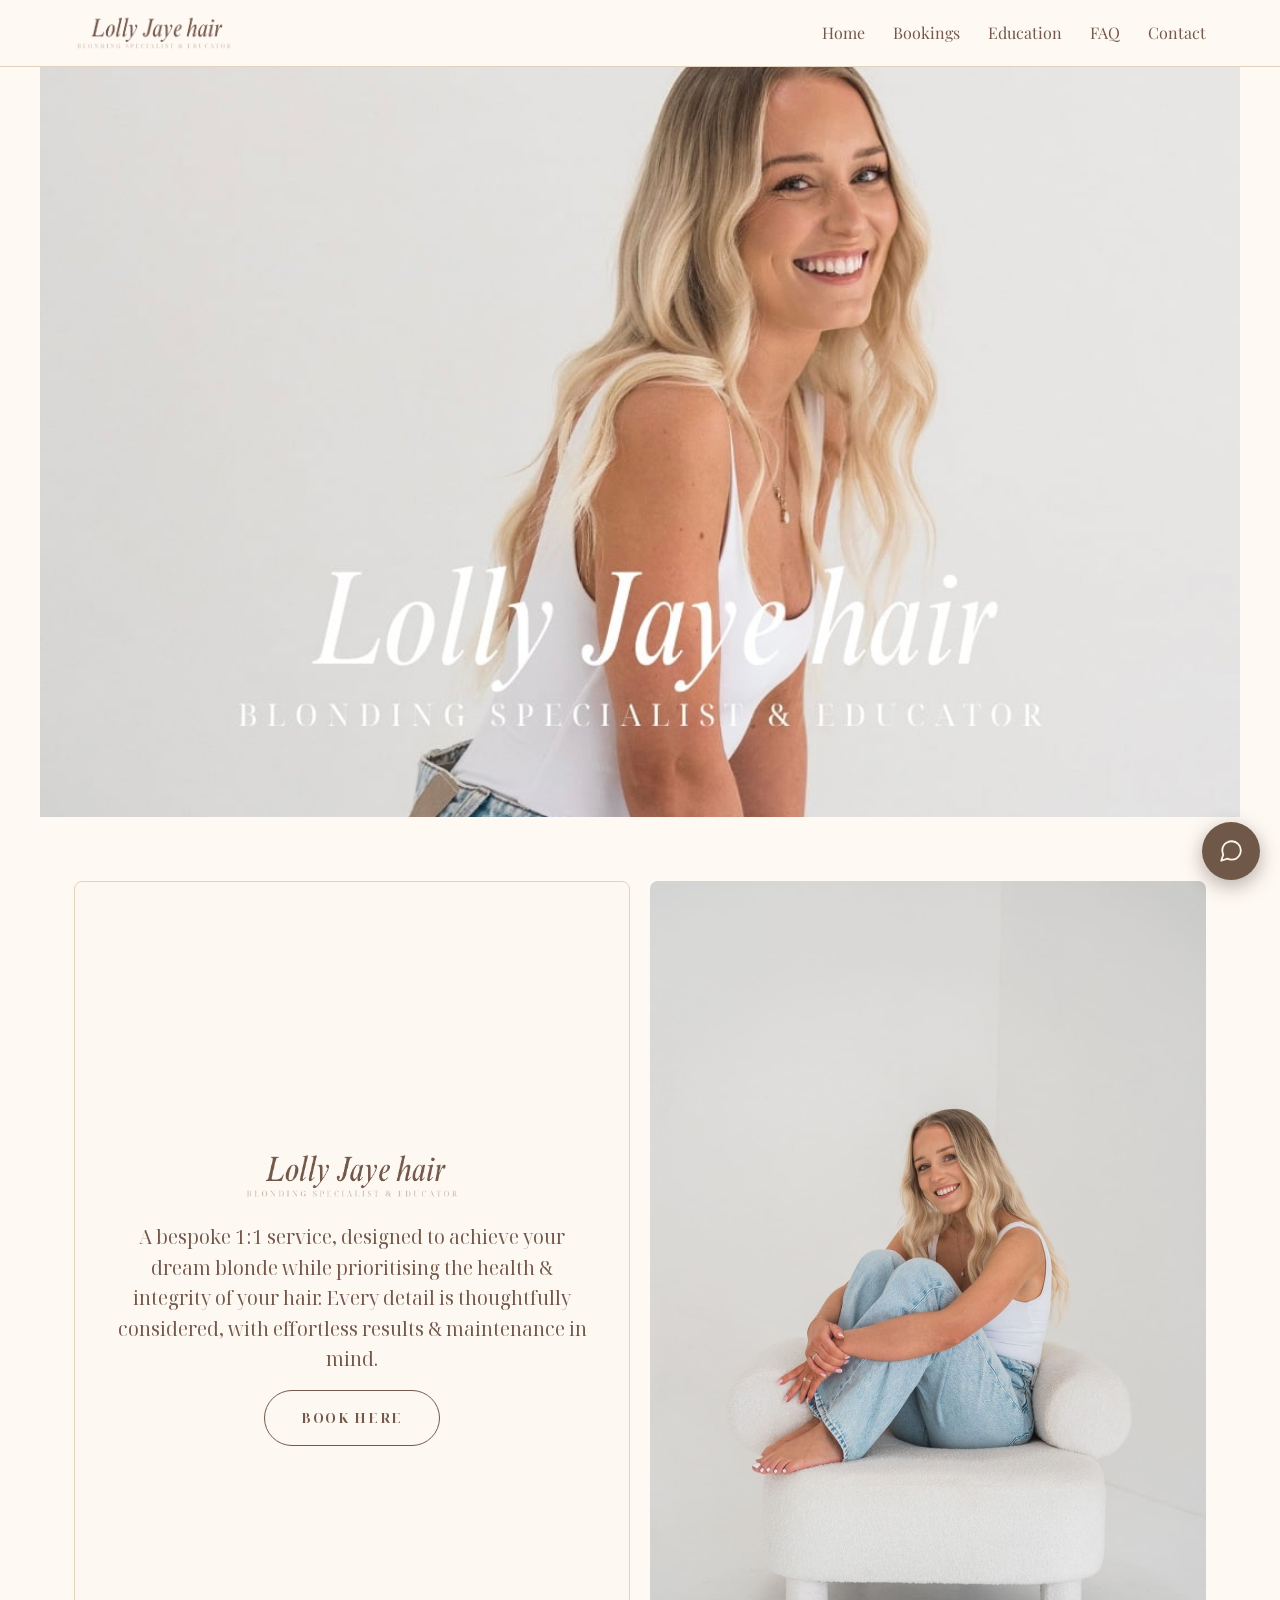
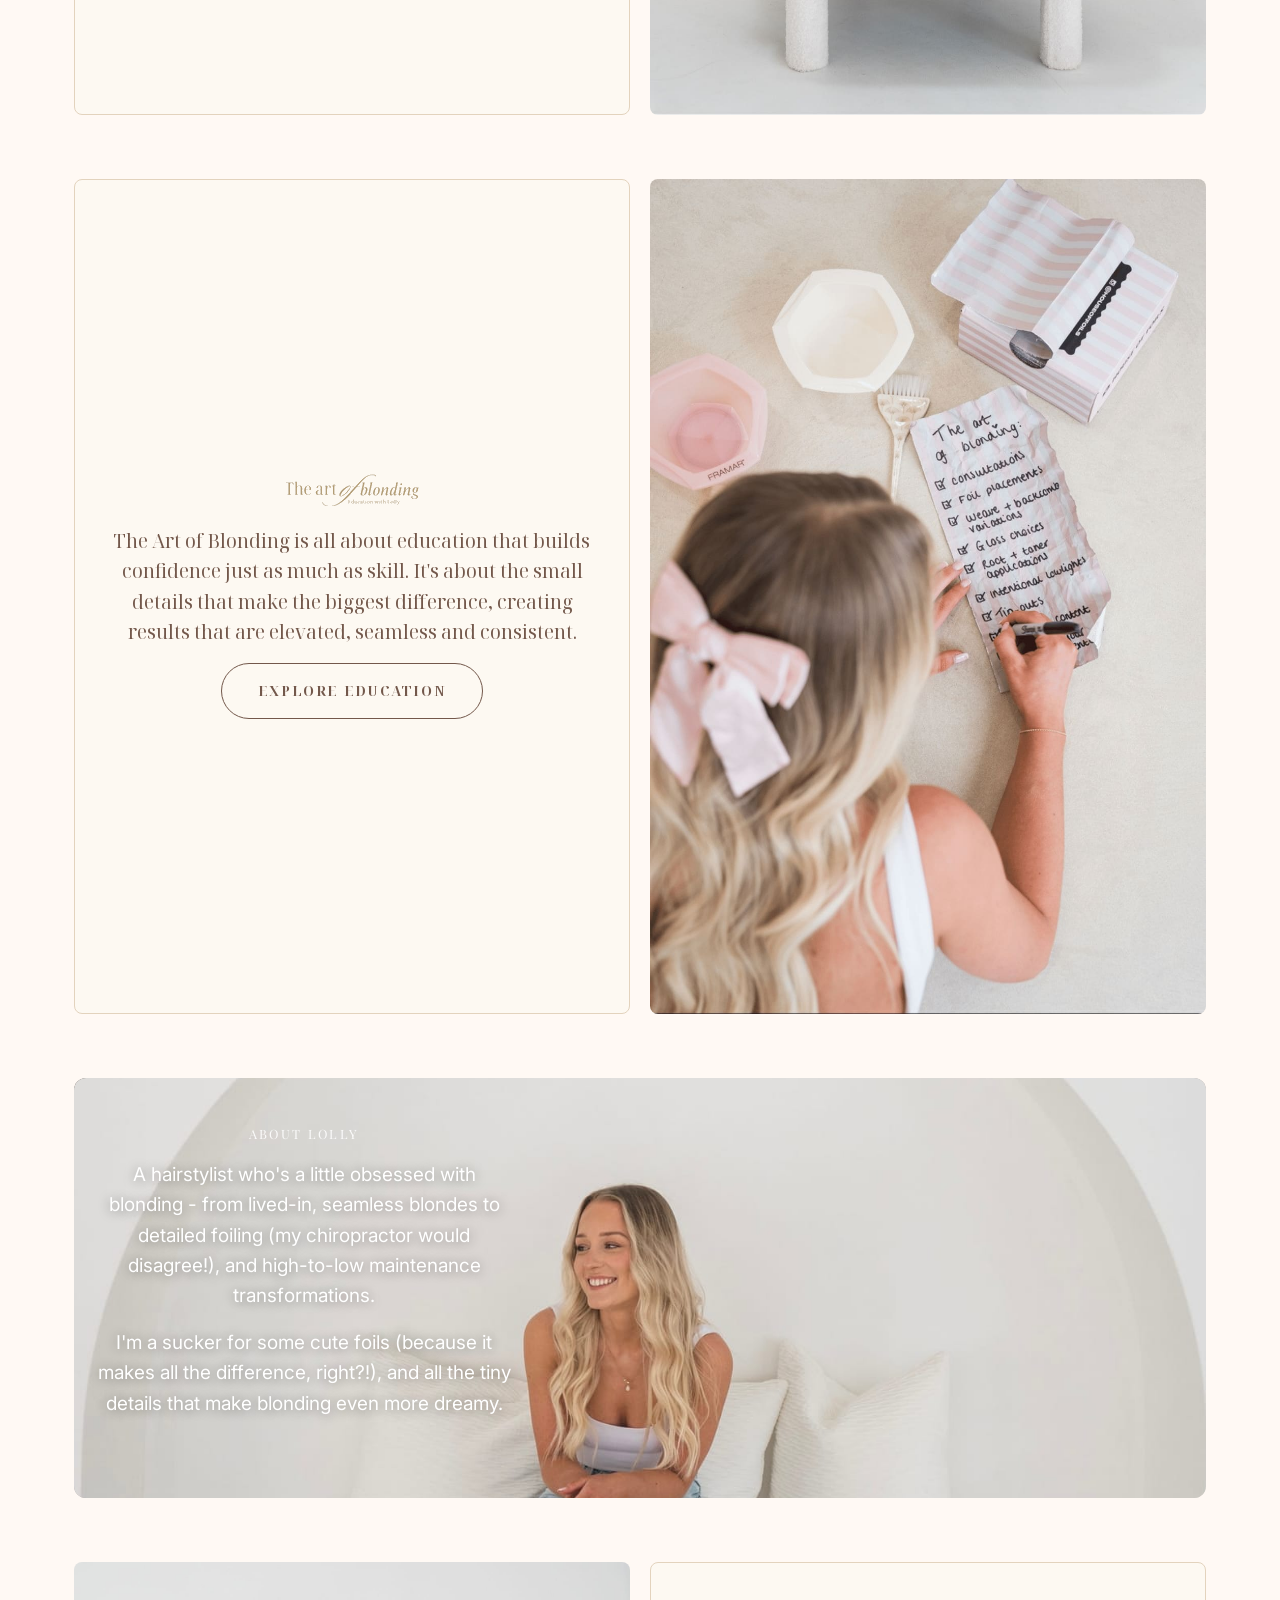
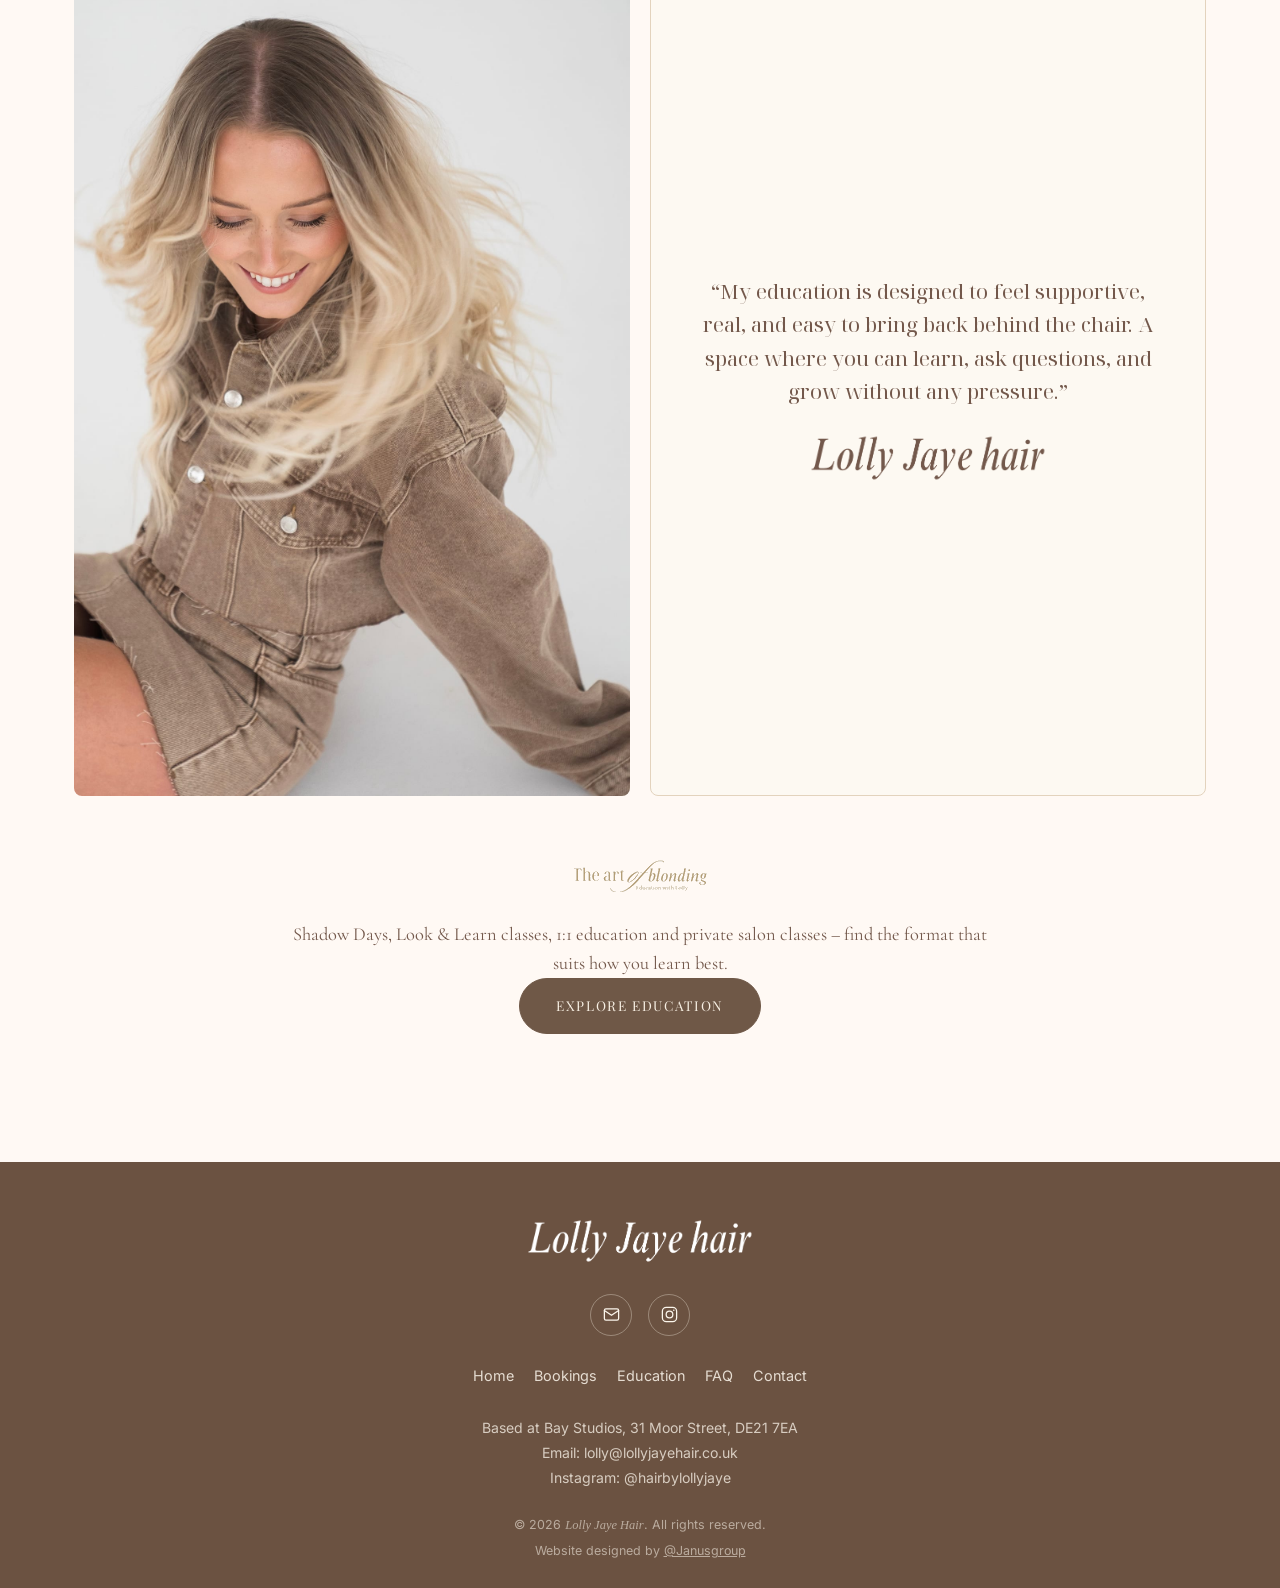
<file: index.html>
<!doctype html>
<html lang="en">
<head>
<meta charset="UTF-8">
<meta name="viewport" content="width=device-width, initial-scale=1.0">
<title>Lolly Jaye Hair | Blonding Specialist &amp; Educator</title>
<meta name="description" content="Lolly Jaye Hair – bespoke 1:1 blonding in Derby, and The Art of Blonding education for stylists: Shadow Days, Look &amp; Learn classes, 1:1 education and private salon classes.">
<link rel="stylesheet" href="css/style.css">
</head>
<body class="bg-education">

<header class="site-header">
  <div class="wrap">
    <a href="index.html" class="site-logo"><img src="images/logo-main.png" alt="Lolly Jaye Hair – Blonding Specialist &amp; Educator"></a>
    <button class="nav-toggle" aria-label="Toggle menu" aria-expanded="false"><span></span><span></span><span></span></button>
    <nav class="site-nav">
      <a href="index.html">Home</a>
      <a href="booking.html">Bookings</a>
      <a href="education.html">Education</a>
      <a href="faq.html">FAQ</a>
      <a href="contact.html">Contact</a>
    </nav>
  </div>
</header>

<main>

  <!-- Hero -->
  <section class="hero home-hero">
    <img src="images/hero-home.jpg" alt="Lolly Jaye hair – Blonding Specialist &amp; Educator">
  </section>

  <!-- Bespoke 1:1 service -->
  <section class="section">
    <div class="wrap">
      <div class="split">
        <div class="info-card">
          <img src="images/logo-main.png" alt="Lolly Jaye Hair" style="max-width:220px;margin:0 auto 20px;">
          <p>A bespoke 1:1 service, designed to achieve your dream blonde while prioritising the health &amp; integrity of your hair. Every detail is thoughtfully considered, with effortless results &amp; maintenance in mind.</p>
          <a href="booking.html" class="btn btn-outline">Book Here</a>
        </div>
        <img src="images/home-bespoke.jpg" alt="Lolly relaxed and smiling in the studio">
      </div>
    </div>
  </section>

  <!-- Art of blonding intro -->
  <section class="section" style="padding-top:0;">
    <div class="wrap">
      <div class="split reverse">
        <img src="images/home-artofblonding.jpg" alt="Writing out the art of blonding technique checklist">
        <div class="info-card">
          <img src="images/logo-education.png" alt="The Art of Blonding – Education with Lolly" style="max-width:200px;margin-bottom:20px;">
          <p>The Art of Blonding is all about education that builds confidence just as much as skill. It's about the small details that make the biggest difference, creating results that are elevated, seamless and consistent.</p>
          <a href="education.html" class="btn btn-outline">Explore Education</a>
        </div>
      </div>
    </div>
  </section>

  <!-- About Lolly banner -->
  <section class="section" style="padding-top:0;">
    <div class="wrap">
      <div class="banner-photo">
        <img src="images/about-banner.jpg" alt="About Lolly">
        <div class="banner-content">
          <span class="eyebrow">About Lolly</span>
          <p style="margin-top:12px;">A hairstylist who's a little obsessed with blonding - from lived-in, seamless blondes to detailed foiling (my chiropractor would disagree!), and high-to-low maintenance transformations.</p>
          <p>I'm a sucker for some cute foils (because it makes all the difference, right?!), and all the tiny details that make blonding even more dreamy.</p>
        </div>
      </div>
    </div>
  </section>

  <!-- Quote -->
  <section class="section" style="padding-top:0;">
    <div class="wrap">
      <div class="split split-quote">
        <img src="images/about-quote.jpg" alt="Lolly styling hair">
        <div class="quote-card">
          <p>&ldquo;My education is designed to feel supportive, real, and easy to bring back behind the chair. A space where you can learn, ask questions, and grow without any pressure.&rdquo;</p>
          <span class="attribution"><img src="images/logo-script.png" alt="Lolly Jaye hair"></span>
        </div>
      </div>
    </div>
  </section>

  <!-- Closing education CTA -->
  <section class="section" style="padding-top:0;">
    <div class="wrap center">
      <img src="images/logo-education.png" alt="The Art of Blonding – Education with Lolly" style="max-width:240px;margin:0 auto 28px;">
      <p class="lede narrow">Shadow Days, Look &amp; Learn classes, 1:1 education and private salon classes – find the format that suits how you learn best.</p>
      <a href="education.html" class="btn btn-solid">Explore Education</a>
    </div>
  </section>

</main>

<footer class="site-footer">
  <div class="wrap">
    <span class="footer-logo"><img src="images/logo-script.png" alt="Lolly Jaye Hair"></span>
    <div class="footer-icons">
      <a href="mailto:lolly@lollyjayehair.co.uk" aria-label="Email Lolly">
        <svg viewBox="0 0 24 24" fill="none" stroke="currentColor" stroke-width="1.6" stroke-linecap="round" stroke-linejoin="round"><rect x="3" y="5" width="18" height="14" rx="2"/><path d="m3 7 9 6 9-6"/></svg>
      </a>
      <a href="https://instagram.com/hairbylollyjaye" target="_blank" rel="noopener" aria-label="Lolly on Instagram">
        <svg viewBox="0 0 24 24" fill="none" stroke="currentColor" stroke-width="1.6"><rect x="3" y="3" width="18" height="18" rx="5"/><circle cx="12" cy="12" r="4.2"/><circle cx="17.4" cy="6.6" r="1" fill="currentColor" stroke="none"/></svg>
      </a>
    </div>
    <nav class="footer-nav">
      <a href="index.html">Home</a>
      <a href="booking.html">Bookings</a>
      <a href="education.html">Education</a>
      <a href="faq.html">FAQ</a>
      <a href="contact.html">Contact</a>
    </nav>
    <div class="footer-contact">
      Based at Bay Studios, 31 Moor Street, DE21 7EA<br>
      Email: <a href="mailto:lolly@lollyjayehair.co.uk">lolly@lollyjayehair.co.uk</a><br>
      Instagram: <a href="https://instagram.com/hairbylollyjaye" target="_blank" rel="noopener">@hairbylollyjaye</a>
    </div>
    <div class="footer-copy">&copy; 2026 <span class="script">Lolly Jaye Hair</span>. All rights reserved.</div>
    <div class="footer-copy">Website designed by <a href="https://instagram.com/janusgroup.co" target="_blank" rel="noopener">@Janusgroup</a></div>
  </div>
</footer>

<script src="js/search-data.js"></script>
<script src="js/chat-widget.js"></script>
<script src="js/main.js"></script>

<!-- Netlify Identity: lets invite/password-reset emails (sent when you invite
     an admin at kieran@janusgroup.co / lolly@lollyjayehair.co.uk /
     enquiries@lollyjayehair.co.uk) redirect here and open correctly.
     Only takes effect once Identity is enabled on Netlify – see README.md
     "Admin panel (Upcoming Classes)". -->
<script src="https://identity.netlify.com/v1/netlify-identity-widget.js"></script>
<script>
  if (window.netlifyIdentity) {
    window.netlifyIdentity.on('init', user => {
      if (!user) {
        window.netlifyIdentity.on('login', () => { document.location.href = '/admin/'; });
      }
    });
  }
</script>
</body>
</html>
</file>
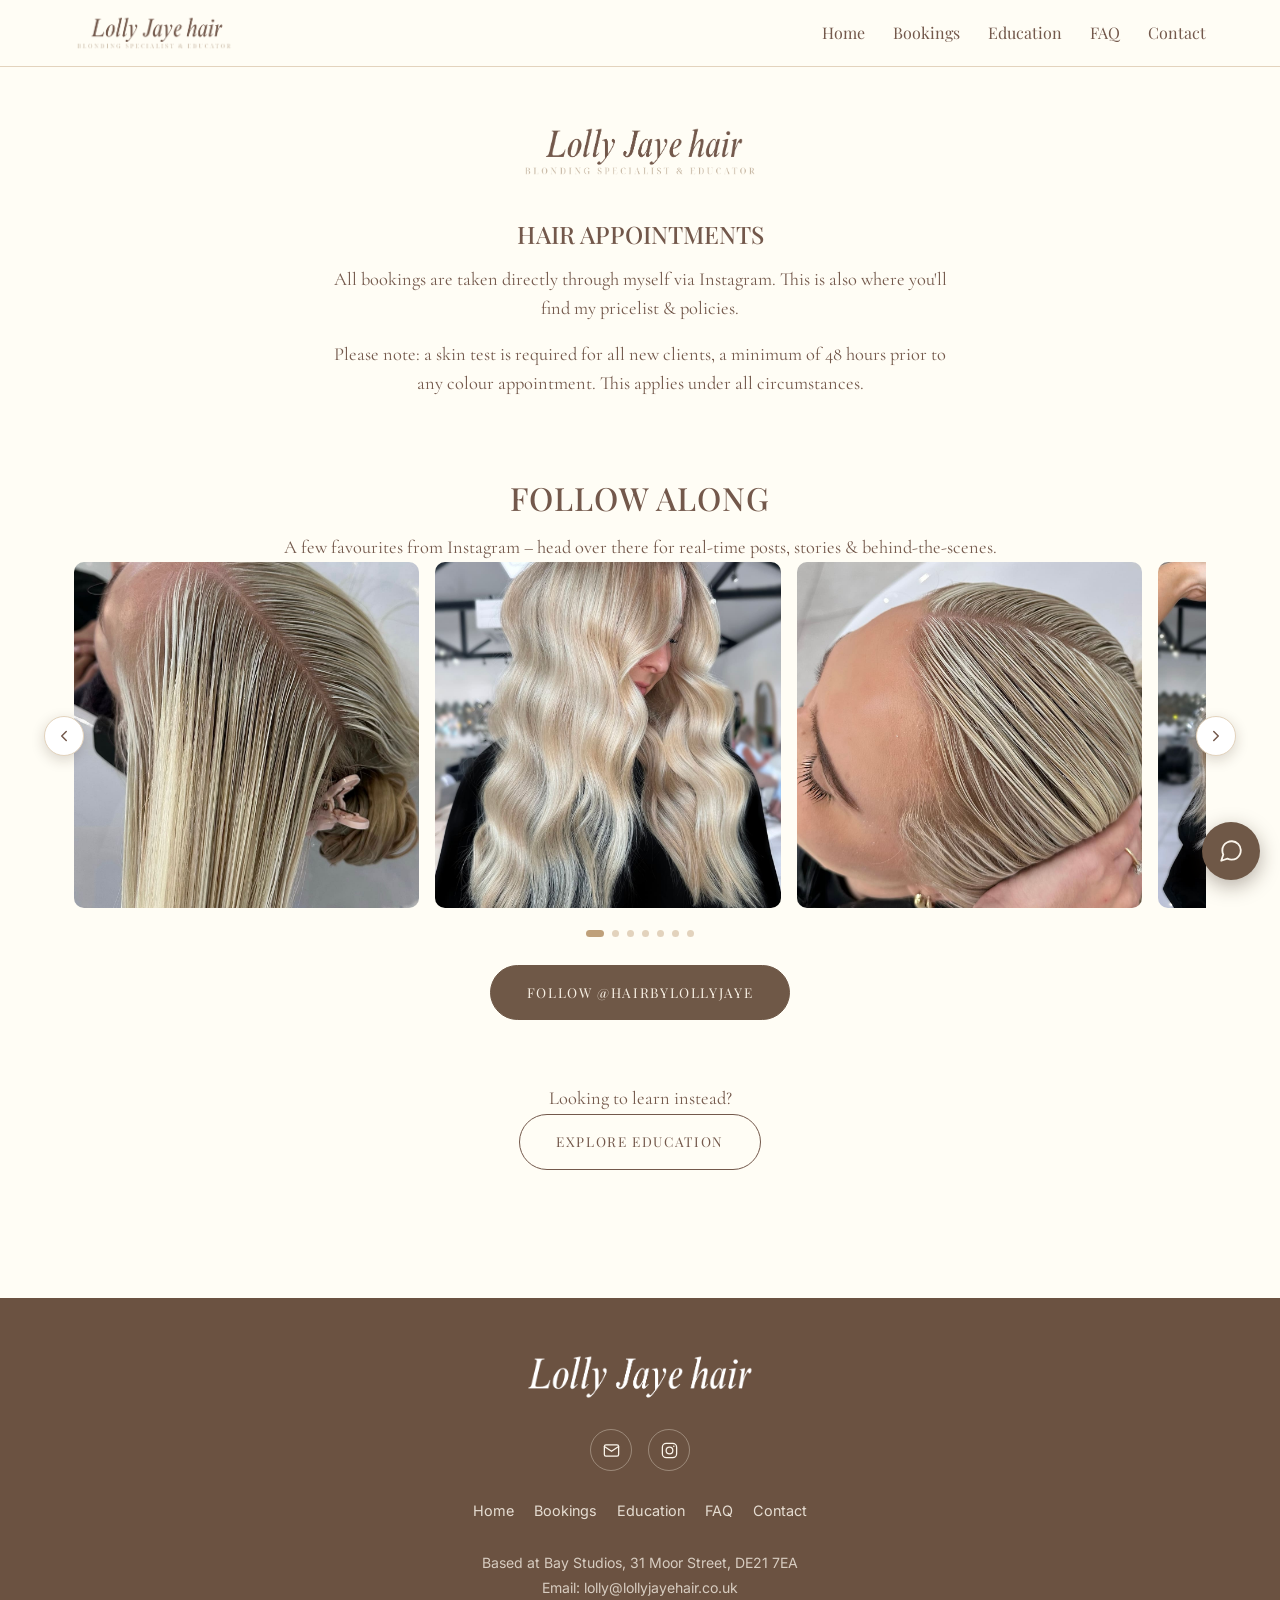
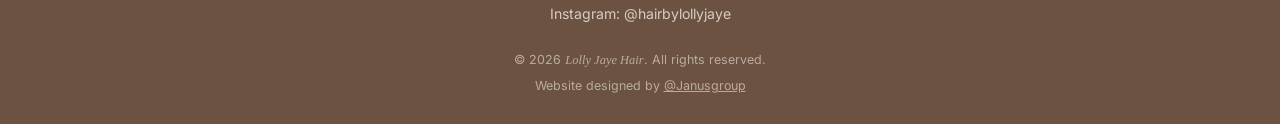
<file: booking.html>
<!doctype html>
<html lang="en">
<head>
<meta charset="UTF-8">
<meta name="viewport" content="width=device-width, initial-scale=1.0">
<title>Hair Appointments | Lolly Jaye Hair</title>
<meta name="description" content="Book a hair appointment with Lolly – all bookings, pricing and policies are handled directly via Instagram.">
<link rel="stylesheet" href="css/style.css">
</head>
<body class="bg-utility">

<header class="site-header">
  <div class="wrap">
    <a href="index.html" class="site-logo"><img src="images/logo-main.png" alt="Lolly Jaye Hair"></a>
    <button class="nav-toggle" aria-label="Toggle menu" aria-expanded="false"><span></span><span></span><span></span></button>
    <nav class="site-nav">
      <a href="index.html">Home</a>
      <a href="booking.html">Bookings</a>
      <a href="education.html">Education</a>
      <a href="faq.html">FAQ</a>
      <a href="contact.html">Contact</a>
    </nav>
  </div>
</header>

<main>
  <section class="copy-page-hero">
    <div class="wrap">
      <img class="logo-lockup" src="images/logo-main.png" alt="Lolly Jaye Hair">
    </div>
  </section>

  <section class="wrap">
    <div class="copy-block" id="hair-appointments">
      <h3>Hair Appointments</h3>
      <p>All bookings are taken directly through myself via Instagram. This is also where you'll find my pricelist &amp; policies.</p>
      <p>Please note: a skin test is required for all new clients, a minimum of 48 hours prior to any colour appointment. This applies under all circumstances.</p>
    </div>
  </section>

  <section class="ig-section">
    <div class="wrap center">
      <h2 class="caps-title">Follow Along</h2>
      <p class="lede narrow">A few favourites from Instagram – head over there for real-time posts, stories &amp; behind-the-scenes.</p>
    </div>

    <div class="ig-slider">
      <button class="ig-arrow ig-prev" aria-label="Previous">
        <svg viewBox="0 0 24 24" fill="none" stroke="currentColor" stroke-width="2" stroke-linecap="round" stroke-linejoin="round"><path d="M15 18l-6-6 6-6"/></svg>
      </button>
      <div class="ig-track" id="ig-track"></div>
      <button class="ig-arrow ig-next" aria-label="Next">
        <svg viewBox="0 0 24 24" fill="none" stroke="currentColor" stroke-width="2" stroke-linecap="round" stroke-linejoin="round"><path d="M9 18l6-6-6-6"/></svg>
      </button>
    </div>
    <div class="ig-dots" id="ig-dots"></div>

    <div class="wrap center" style="margin-top:28px;">
      <a href="https://instagram.com/hairbylollyjaye" target="_blank" rel="noopener" class="btn btn-solid">Follow @hairbylollyjaye</a>
    </div>
  </section>

  <section class="section" style="padding-top:0;">
    <div class="wrap center">
      <p class="lede narrow">Looking to learn instead?</p>
      <a href="education.html" class="btn btn-outline">Explore Education</a>
    </div>
  </section>
</main>

<footer class="site-footer">
  <div class="wrap">
    <span class="footer-logo"><img src="images/logo-script.png" alt="Lolly Jaye Hair"></span>
    <div class="footer-icons">
      <a href="mailto:lolly@lollyjayehair.co.uk" aria-label="Email Lolly">
        <svg viewBox="0 0 24 24" fill="none" stroke="currentColor" stroke-width="1.6" stroke-linecap="round" stroke-linejoin="round"><rect x="3" y="5" width="18" height="14" rx="2"/><path d="m3 7 9 6 9-6"/></svg>
      </a>
      <a href="https://instagram.com/hairbylollyjaye" target="_blank" rel="noopener" aria-label="Lolly on Instagram">
        <svg viewBox="0 0 24 24" fill="none" stroke="currentColor" stroke-width="1.6"><rect x="3" y="3" width="18" height="18" rx="5"/><circle cx="12" cy="12" r="4.2"/><circle cx="17.4" cy="6.6" r="1" fill="currentColor" stroke="none"/></svg>
      </a>
    </div>
    <nav class="footer-nav">
      <a href="index.html">Home</a>
      <a href="booking.html">Bookings</a>
      <a href="education.html">Education</a>
      <a href="faq.html">FAQ</a>
      <a href="contact.html">Contact</a>
    </nav>
    <div class="footer-contact">
      Based at Bay Studios, 31 Moor Street, DE21 7EA<br>
      Email: <a href="mailto:lolly@lollyjayehair.co.uk">lolly@lollyjayehair.co.uk</a><br>
      Instagram: <a href="https://instagram.com/hairbylollyjaye" target="_blank" rel="noopener">@hairbylollyjaye</a>
    </div>
    <div class="footer-copy">&copy; 2026 <span class="script">Lolly Jaye Hair</span>. All rights reserved.</div>
    <div class="footer-copy">Website designed by <a href="https://instagram.com/janusgroup.co" target="_blank" rel="noopener">@Janusgroup</a></div>
  </div>
</footer>

<script src="js/instagram-data.js"></script>
<script src="js/instagram-slider.js"></script>
<script src="js/search-data.js"></script>
<script src="js/chat-widget.js"></script>
<script src="js/main.js"></script>
</body>
</html>
</file>
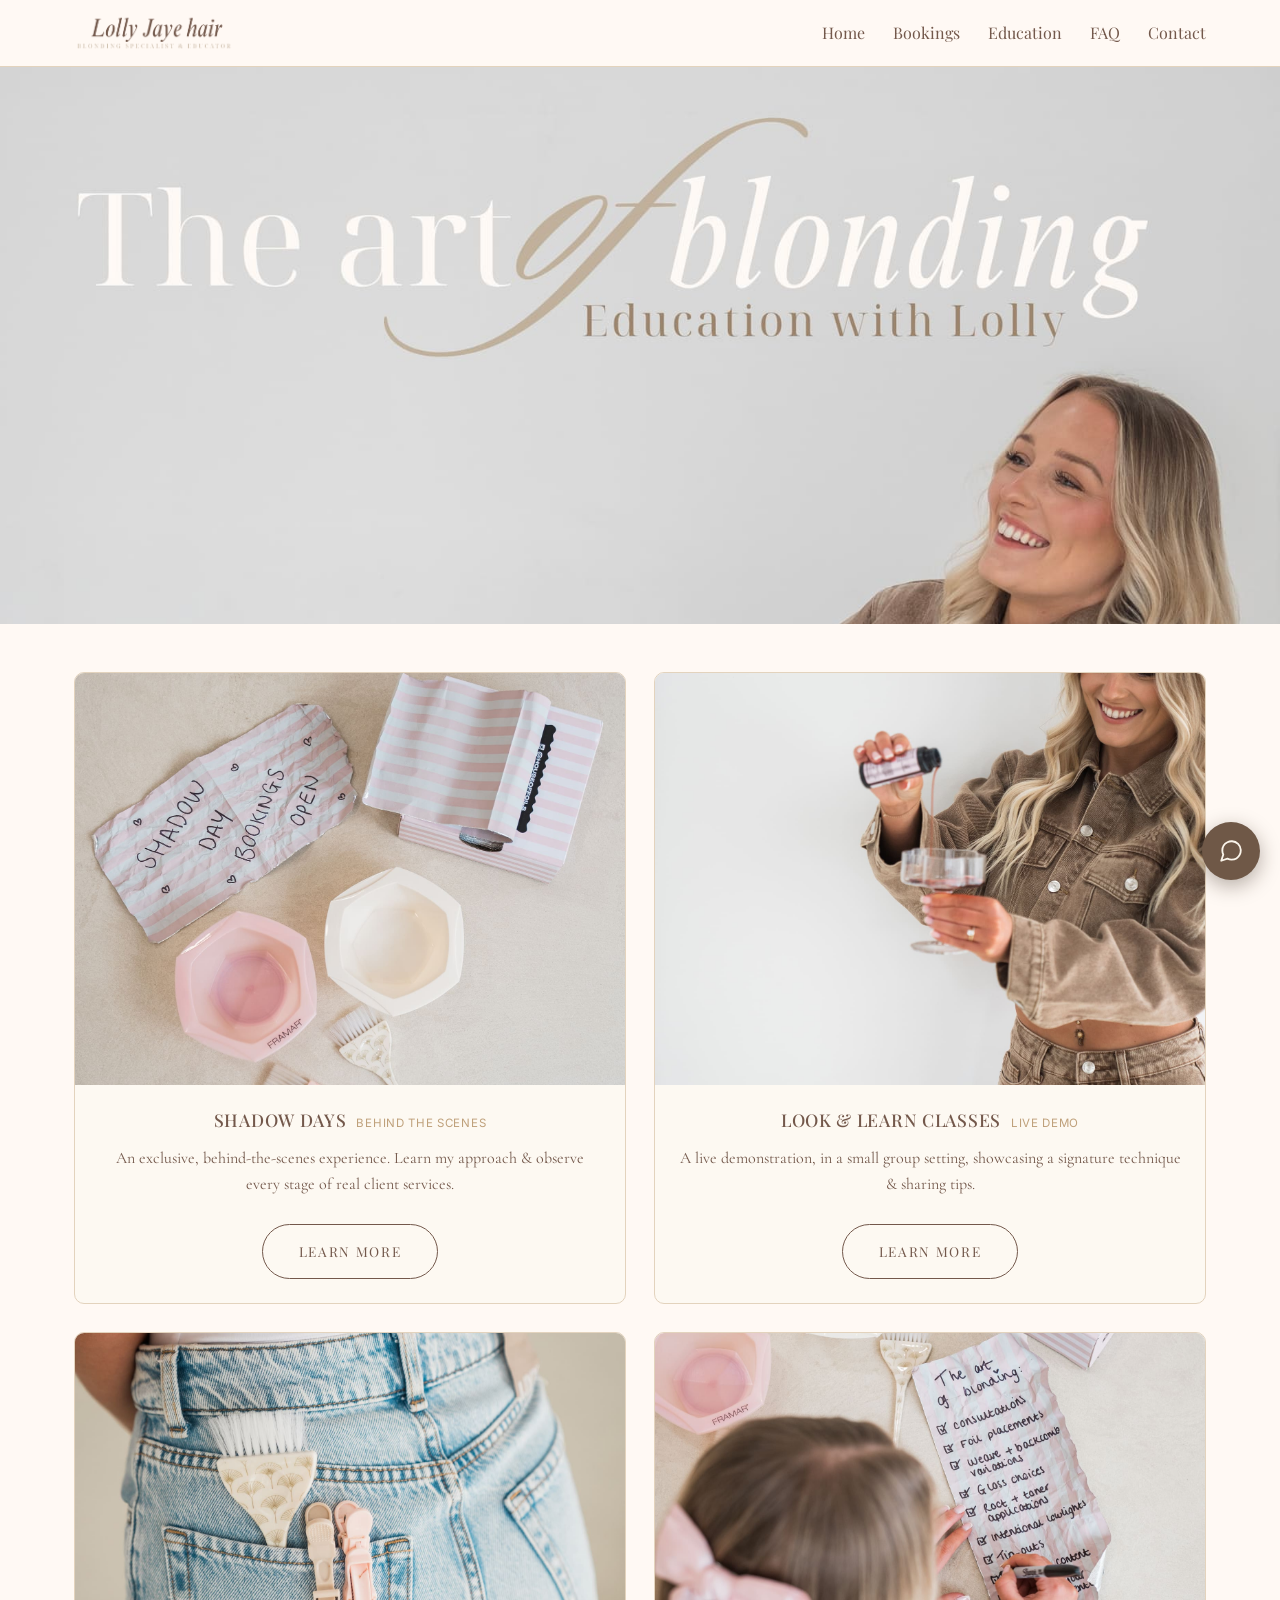
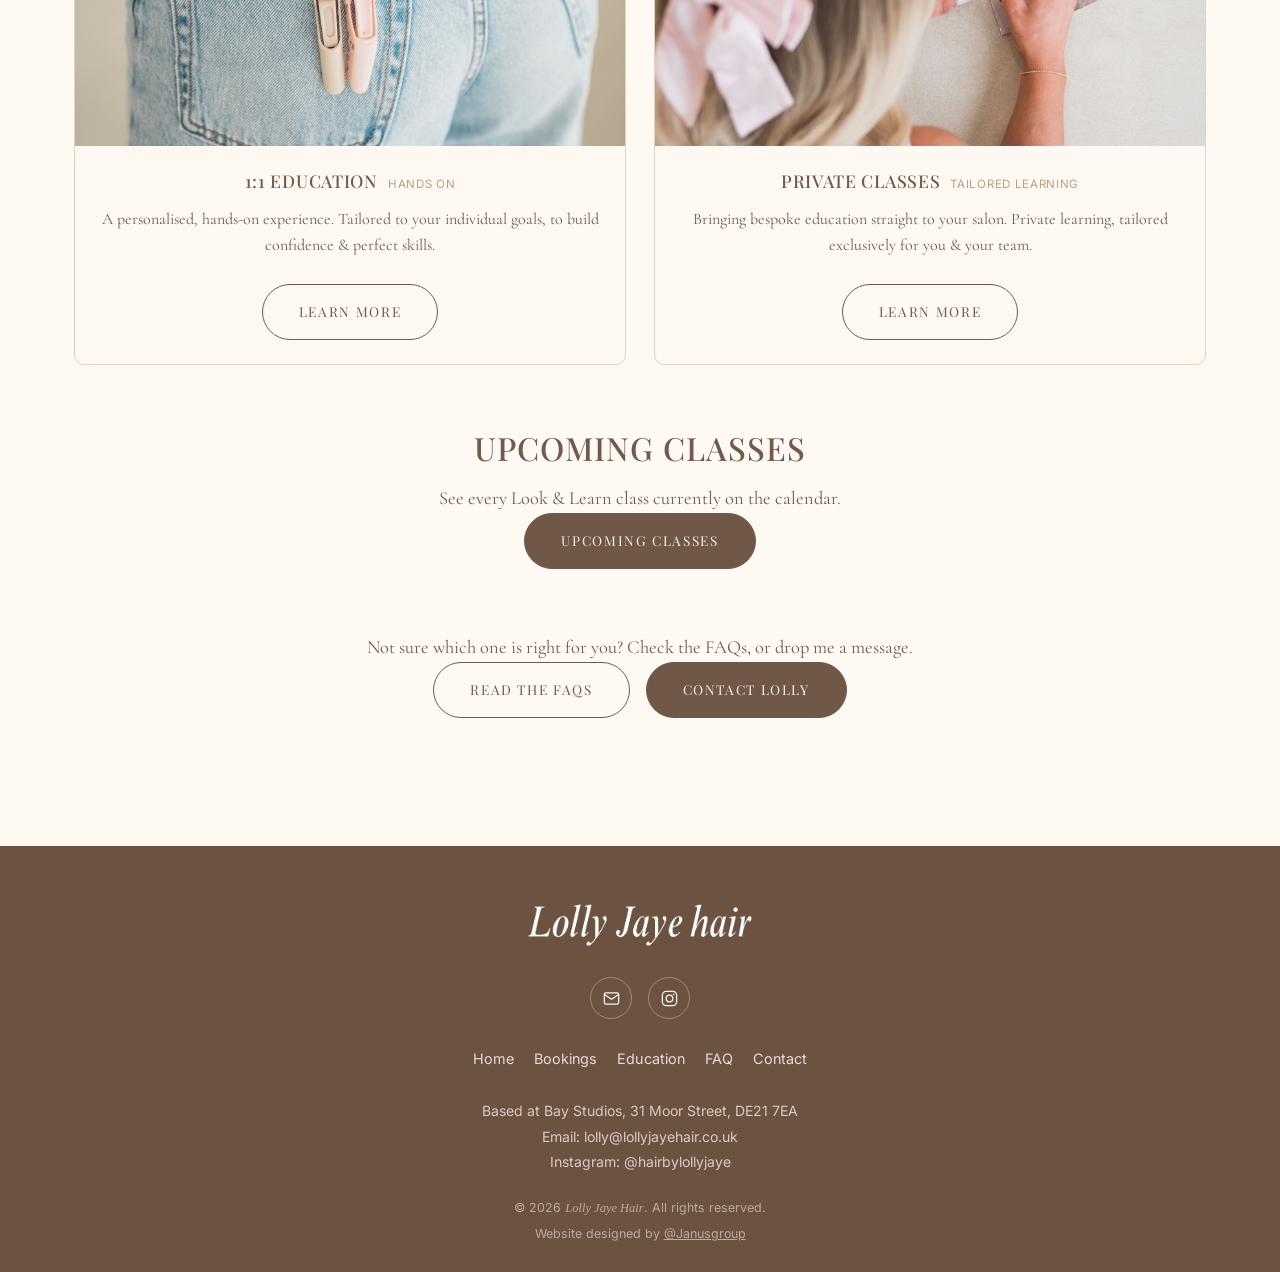
<file: education.html>
<!doctype html>
<html lang="en">
<head>
<meta charset="UTF-8">
<meta name="viewport" content="width=device-width, initial-scale=1.0">
<title>The Art of Blonding | Education with Lolly</title>
<meta name="description" content="Shadow Days, Look & Learn classes, 1:1 education and private salon classes with Lolly Jaye – The Art of Blonding education.">
<link rel="stylesheet" href="css/style.css">
</head>
<body class="bg-education">

<header class="site-header">
  <div class="wrap">
    <a href="index.html" class="site-logo"><img src="images/logo-main.png" alt="Lolly Jaye Hair"></a>
    <button class="nav-toggle" aria-label="Toggle menu" aria-expanded="false"><span></span><span></span><span></span></button>
    <nav class="site-nav">
      <a href="index.html">Home</a>
      <a href="booking.html">Bookings</a>
      <a href="education.html">Education</a>
      <a href="faq.html">FAQ</a>
      <a href="contact.html">Contact</a>
    </nav>
  </div>
</header>

<main>
  <div class="hero edu-hero">
    <img src="images/education-hero.jpg" alt="The Art of Blonding – Education with Lolly" style="object-position: top;">
  </div>

  <section class="section" style="padding-top:48px;">
    <div class="wrap">
      <div class="card-grid">

        <a class="edu-card" href="shadow-days.html">
          <img src="images/card-shadowdays.jpg" alt="Shadow Days">
          <div class="edu-card-body">
            <div class="edu-card-title-row"><h3>Shadow Days</h3><span class="edu-card-tag">behind the scenes</span></div>
            <p>An exclusive, behind-the-scenes experience. Learn my approach &amp; observe every stage of real client services.</p>
            <span class="btn btn-outline">Learn more</span>
          </div>
        </a>

        <a class="edu-card" href="look-and-learn.html">
          <img src="images/card-lookandlearn.jpg" alt="Look & Learn Classes">
          <div class="edu-card-body">
            <div class="edu-card-title-row"><h3>Look &amp; Learn Classes</h3><span class="edu-card-tag">Live Demo</span></div>
            <p>A live demonstration, in a small group setting, showcasing a signature technique &amp; sharing tips.</p>
            <span class="btn btn-outline">Learn more</span>
          </div>
        </a>

        <a class="edu-card" href="one-to-one.html">
          <img src="images/card-onetoone.jpg" alt="1:1 Education">
          <div class="edu-card-body">
            <div class="edu-card-title-row"><h3>1:1 Education</h3><span class="edu-card-tag">Hands On</span></div>
            <p>A personalised, hands-on experience. Tailored to your individual goals, to build confidence &amp; perfect skills.</p>
            <span class="btn btn-outline">Learn more</span>
          </div>
        </a>

        <a class="edu-card" href="private-classes.html">
          <img src="images/card-private.jpg" alt="Private Classes">
          <div class="edu-card-body">
            <div class="edu-card-title-row"><h3>Private Classes</h3><span class="edu-card-tag">tailored learning</span></div>
            <p>Bringing bespoke education straight to your salon. Private learning, tailored exclusively for you &amp; your team.</p>
            <span class="btn btn-outline">Learn more</span>
          </div>
        </a>

      </div>
    </div>
  </section>

  <section class="section" style="padding-top:0;">
    <div class="wrap center">
      <h2 class="caps-title">Upcoming Classes</h2>
      <p class="lede narrow">See every Look &amp; Learn class currently on the calendar.</p>
      <a href="upcoming-classes.html" class="btn btn-solid">Upcoming Classes</a>
    </div>
  </section>

  <section class="section" style="padding-top:0;">
    <div class="wrap center">
      <p class="lede narrow">Not sure which one is right for you? Check the FAQs, or drop me a message.</p>
      <div class="gap-buttons">
        <a href="faq.html" class="btn btn-outline">Read the FAQs</a>
        <a href="contact.html" class="btn btn-solid">Contact Lolly</a>
      </div>
    </div>
  </section>
</main>

<footer class="site-footer">
  <div class="wrap">
    <span class="footer-logo"><img src="images/logo-script.png" alt="Lolly Jaye Hair"></span>
    <div class="footer-icons">
      <a href="mailto:lolly@lollyjayehair.co.uk" aria-label="Email Lolly">
        <svg viewBox="0 0 24 24" fill="none" stroke="currentColor" stroke-width="1.6" stroke-linecap="round" stroke-linejoin="round"><rect x="3" y="5" width="18" height="14" rx="2"/><path d="m3 7 9 6 9-6"/></svg>
      </a>
      <a href="https://instagram.com/hairbylollyjaye" target="_blank" rel="noopener" aria-label="Lolly on Instagram">
        <svg viewBox="0 0 24 24" fill="none" stroke="currentColor" stroke-width="1.6"><rect x="3" y="3" width="18" height="18" rx="5"/><circle cx="12" cy="12" r="4.2"/><circle cx="17.4" cy="6.6" r="1" fill="currentColor" stroke="none"/></svg>
      </a>
    </div>
    <nav class="footer-nav">
      <a href="index.html">Home</a>
      <a href="booking.html">Bookings</a>
      <a href="education.html">Education</a>
      <a href="faq.html">FAQ</a>
      <a href="contact.html">Contact</a>
    </nav>
    <div class="footer-contact">
      Based at Bay Studios, 31 Moor Street, DE21 7EA<br>
      Email: <a href="mailto:lolly@lollyjayehair.co.uk">lolly@lollyjayehair.co.uk</a><br>
      Instagram: <a href="https://instagram.com/hairbylollyjaye" target="_blank" rel="noopener">@hairbylollyjaye</a>
    </div>
    <div class="footer-copy">&copy; 2026 <span class="script">Lolly Jaye Hair</span>. All rights reserved.</div>
    <div class="footer-copy">Website designed by <a href="https://instagram.com/janusgroup.co" target="_blank" rel="noopener">@Janusgroup</a></div>
  </div>
</footer>

<script src="js/search-data.js"></script>
<script src="js/chat-widget.js"></script>
<script src="js/main.js"></script>
</body>
</html>
</file>
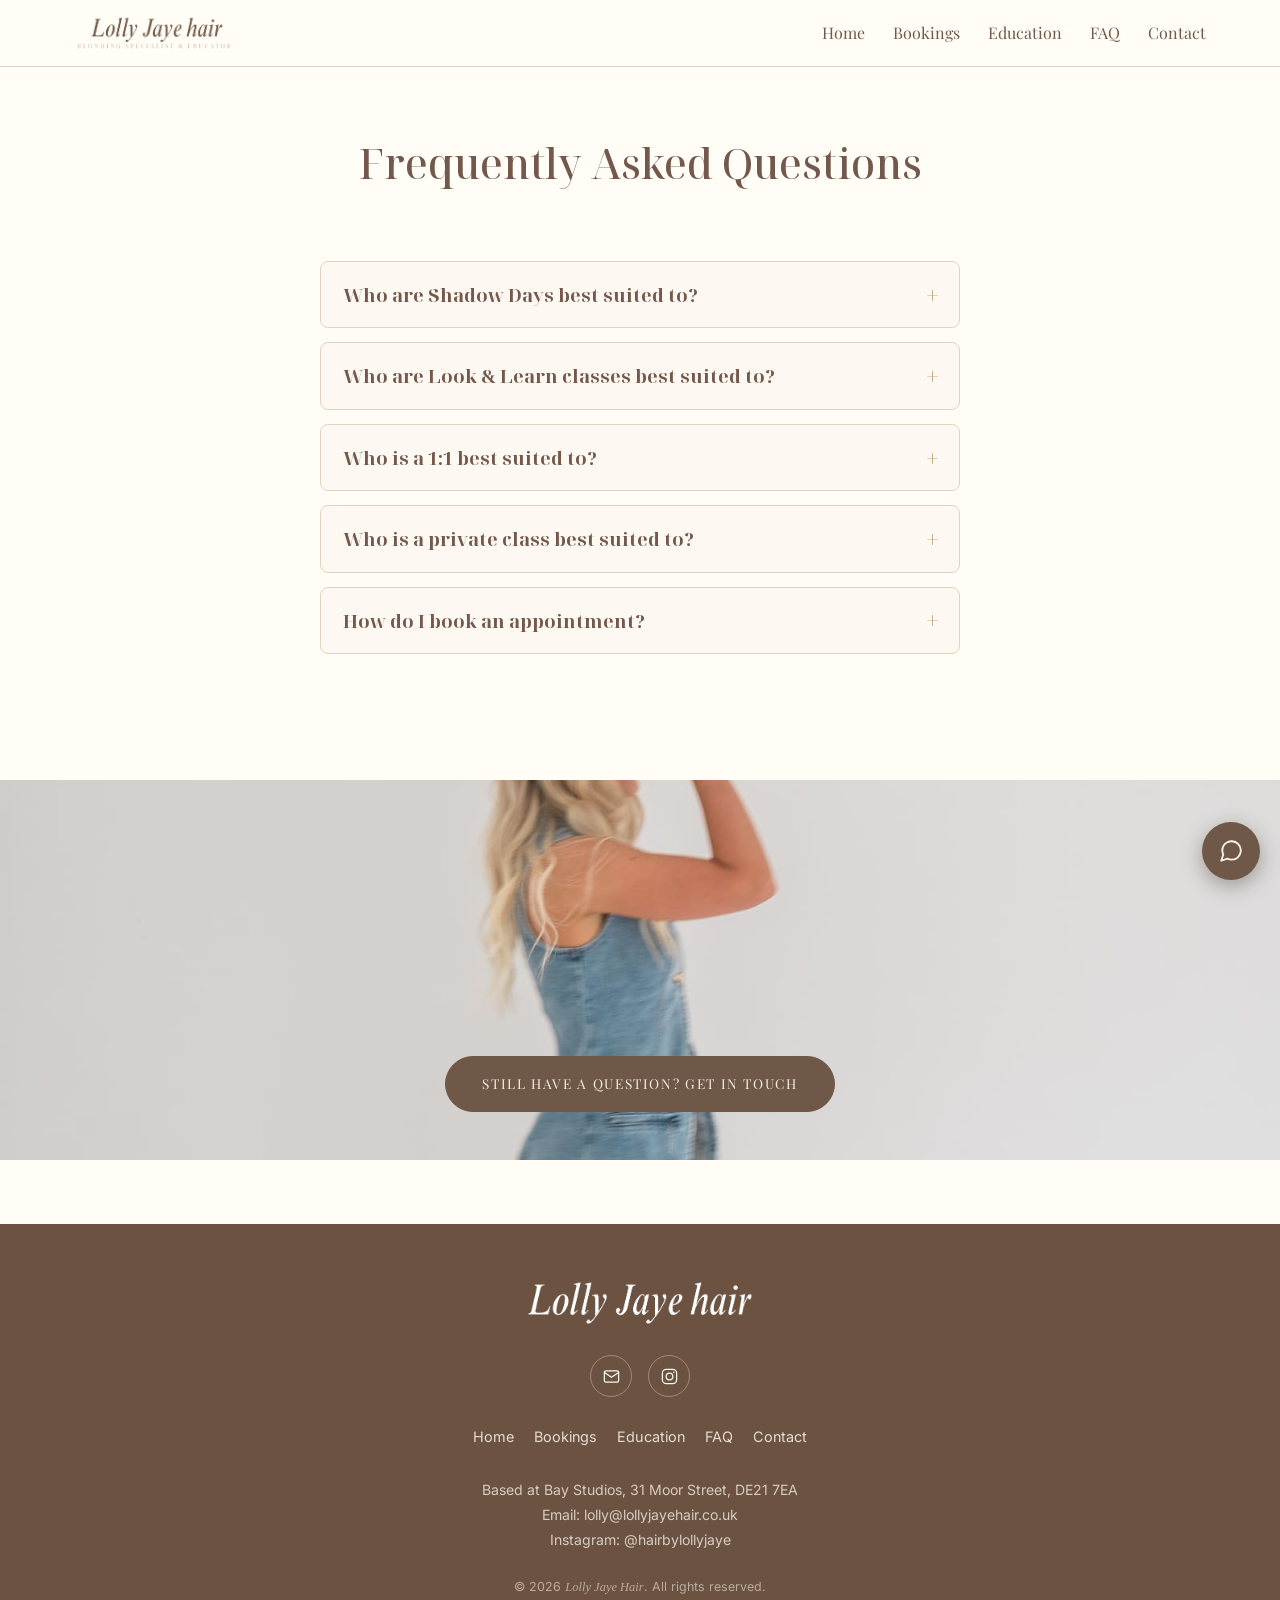
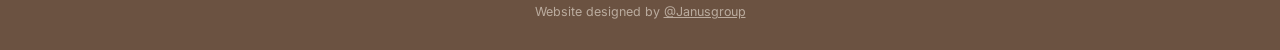
<file: faq.html>
<!doctype html>
<html lang="en">
<head>
<meta charset="UTF-8">
<meta name="viewport" content="width=device-width, initial-scale=1.0">
<title>Frequently Asked Questions | Lolly Jaye Hair</title>
<meta name="description" content="Answers to common questions about Shadow Days, Look & Learn classes, 1:1 education, private classes and booking a hair appointment with Lolly.">
<link rel="stylesheet" href="css/style.css">
</head>
<body class="bg-utility">

<header class="site-header">
  <div class="wrap">
    <a href="index.html" class="site-logo"><img src="images/logo-main.png" alt="Lolly Jaye Hair"></a>
    <button class="nav-toggle" aria-label="Toggle menu" aria-expanded="false"><span></span><span></span><span></span></button>
    <nav class="site-nav">
      <a href="index.html">Home</a>
      <a href="booking.html">Bookings</a>
      <a href="education.html">Education</a>
      <a href="faq.html">FAQ</a>
      <a href="contact.html">Contact</a>
    </nav>
  </div>
</header>

<main>
  <section class="hero-plain">
    <div class="wrap">
      <h1 class="page-title" id="faq-page-title">Frequently Asked Questions</h1>
    </div>
  </section>

  <section class="section" style="padding-top:24px;">
    <div class="wrap">
      <div class="faq-list">

        <details class="faq-item">
          <summary>Who are Shadow Days best suited to?</summary>
          <p>Shadow Days are perfect for stylists who prefer an intimate education day and want an honest insight into the day-to-day life of another stylist's approach. They may also have questions they don't feel confident asking in a class setting.</p>
        </details>

        <details class="faq-item">
          <summary>Who are Look &amp; Learn classes best suited to?</summary>
          <p>Look &amp; Learn classes are perfect for stylists who learn best from a more structured class environment. Stylists who enjoy learning alongside others &amp; bouncing off them throughout the day.</p>
        </details>

        <details class="faq-item">
          <summary>Who is a 1:1 best suited to?</summary>
          <p>1:1 education is tailored towards stylists wanting to focus on one specific technique &amp; feel they'd benefit from individual support. They want real time feedback &amp; guidance in an intimate setting.</p>
        </details>

        <details class="faq-item">
          <summary>Who is a private class best suited to?</summary>
          <p>Private classes are perfect for salons who want tailored education, without the need to travel &amp; are great for salon owners wanting to invest in the whole team.</p>
        </details>

        <details class="faq-item">
          <summary>How do I book an appointment?</summary>
          <p>Please contact me directly through my Instagram page for colour bookings. This is also where you'll find my pricelist. I aim to respond to all DMs within 72 hours.</p>
        </details>

      </div>
    </div>
  </section>

  <div class="full-photo-cta" style="min-height:380px;">
    <img src="images/faq-photo.jpg" alt="Lolly Jaye">
    <div class="cta-inner">
      <a href="contact.html" class="btn btn-solid">Still have a question? Get in touch</a>
    </div>
  </div>
</main>

<footer class="site-footer">
  <div class="wrap">
    <span class="footer-logo"><img src="images/logo-script.png" alt="Lolly Jaye Hair"></span>
    <div class="footer-icons">
      <a href="mailto:lolly@lollyjayehair.co.uk" aria-label="Email Lolly">
        <svg viewBox="0 0 24 24" fill="none" stroke="currentColor" stroke-width="1.6" stroke-linecap="round" stroke-linejoin="round"><rect x="3" y="5" width="18" height="14" rx="2"/><path d="m3 7 9 6 9-6"/></svg>
      </a>
      <a href="https://instagram.com/hairbylollyjaye" target="_blank" rel="noopener" aria-label="Lolly on Instagram">
        <svg viewBox="0 0 24 24" fill="none" stroke="currentColor" stroke-width="1.6"><rect x="3" y="3" width="18" height="18" rx="5"/><circle cx="12" cy="12" r="4.2"/><circle cx="17.4" cy="6.6" r="1" fill="currentColor" stroke="none"/></svg>
      </a>
    </div>
    <nav class="footer-nav">
      <a href="index.html">Home</a>
      <a href="booking.html">Bookings</a>
      <a href="education.html">Education</a>
      <a href="faq.html">FAQ</a>
      <a href="contact.html">Contact</a>
    </nav>
    <div class="footer-contact">
      Based at Bay Studios, 31 Moor Street, DE21 7EA<br>
      Email: <a href="mailto:lolly@lollyjayehair.co.uk">lolly@lollyjayehair.co.uk</a><br>
      Instagram: <a href="https://instagram.com/hairbylollyjaye" target="_blank" rel="noopener">@hairbylollyjaye</a>
    </div>
    <div class="footer-copy">&copy; 2026 <span class="script">Lolly Jaye Hair</span>. All rights reserved.</div>
    <div class="footer-copy">Website designed by <a href="https://instagram.com/janusgroup.co" target="_blank" rel="noopener">@Janusgroup</a></div>
  </div>
</footer>

<script src="js/search-data.js"></script>
<script src="js/chat-widget.js"></script>
<script src="js/main.js"></script>
</body>
</html>
</file>
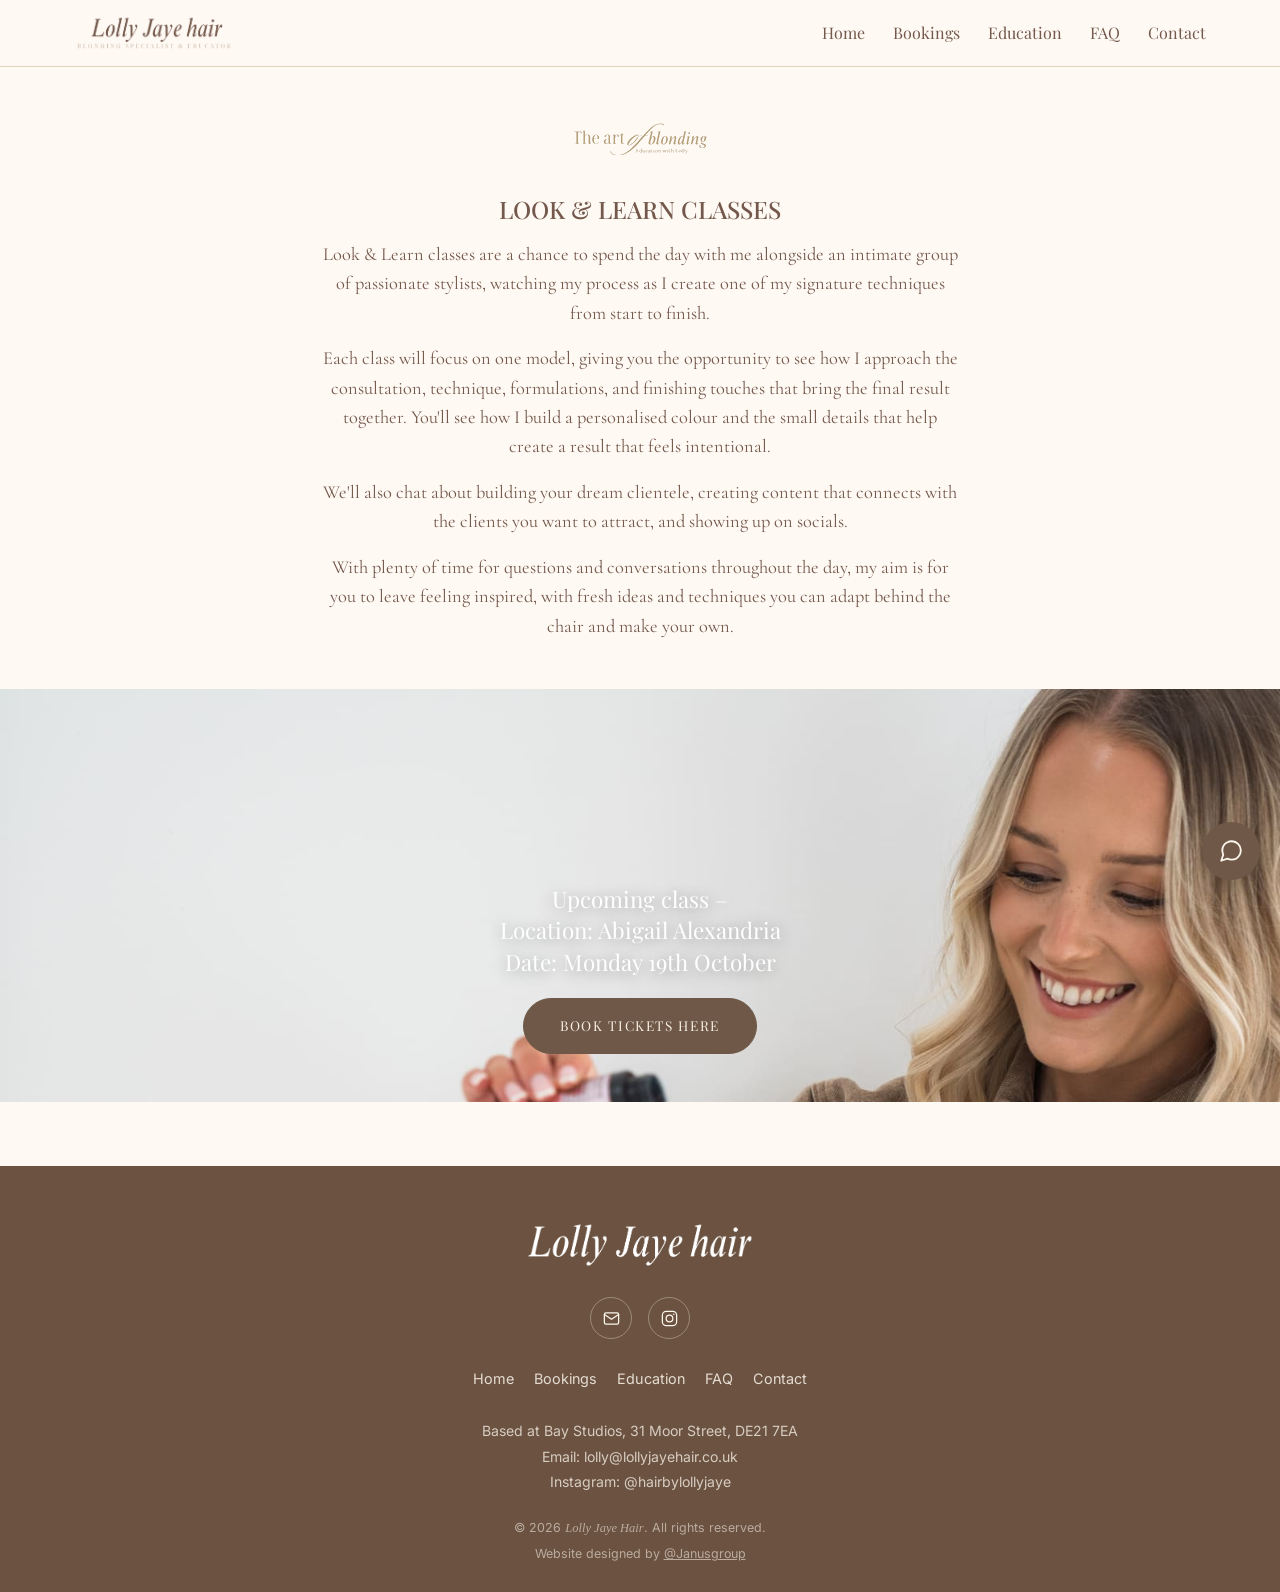
<file: look-and-learn.html>
<!doctype html>
<html lang="en">
<head>
<meta charset="UTF-8">
<meta name="viewport" content="width=device-width, initial-scale=1.0">
<title>Look &amp; Learn Classes | The Art of Blonding – Education with Lolly</title>
<meta name="description" content="Look & Learn classes: spend the day with Lolly and an intimate group of stylists, watching a signature technique from start to finish.">
<link rel="stylesheet" href="css/style.css">
</head>
<body class="bg-education">

<header class="site-header">
  <div class="wrap">
    <a href="index.html" class="site-logo"><img src="images/logo-main.png" alt="Lolly Jaye Hair"></a>
    <button class="nav-toggle" aria-label="Toggle menu" aria-expanded="false"><span></span><span></span><span></span></button>
    <nav class="site-nav">
      <a href="index.html">Home</a>
      <a href="booking.html">Bookings</a>
      <a href="education.html">Education</a>
      <a href="faq.html">FAQ</a>
      <a href="contact.html">Contact</a>
    </nav>
  </div>
</header>

<main>
  <section class="copy-page-hero">
    <div class="wrap">
      <img class="logo-lockup" src="images/logo-education.png" alt="The Art of Blonding – Education with Lolly">
    </div>
  </section>

  <section class="wrap">
    <div class="copy-block">
      <h3>Look &amp; Learn Classes</h3>
      <p>Look &amp; Learn classes are a chance to spend the day with me alongside an intimate group of passionate stylists, watching my process as I create one of my signature techniques from start to finish.</p>
      <p>Each class will focus on one model, giving you the opportunity to see how I approach the consultation, technique, formulations, and finishing touches that bring the final result together. You'll see how I build a personalised colour and the small details that help create a result that feels intentional.</p>
      <p>We'll also chat about building your dream clientele, creating content that connects with the clients you want to attract, and showing up on socials.</p>
      <p>With plenty of time for questions and conversations throughout the day, my aim is for you to leave feeling inspired, with fresh ideas and techniques you can adapt behind the chair and make your own.</p>
    </div>
  </section>

  <div class="full-photo-cta">
    <img src="images/card-lookandlearn.jpg" alt="Look and Learn class in progress" class="face-top-photo">
    <div class="cta-inner">
      <p class="cta-text">Upcoming class –<br>Location: Abigail Alexandria<br>Date: Monday 19th October</p>
      <a href="https://book.stripe.com/4gM28qeLddGq2Uqbdhak007" target="_blank" rel="noopener" class="btn btn-solid">Book tickets here</a>
    </div>
  </div>
</main>

<footer class="site-footer">
  <div class="wrap">
    <span class="footer-logo"><img src="images/logo-script.png" alt="Lolly Jaye Hair"></span>
    <div class="footer-icons">
      <a href="mailto:lolly@lollyjayehair.co.uk" aria-label="Email Lolly">
        <svg viewBox="0 0 24 24" fill="none" stroke="currentColor" stroke-width="1.6" stroke-linecap="round" stroke-linejoin="round"><rect x="3" y="5" width="18" height="14" rx="2"/><path d="m3 7 9 6 9-6"/></svg>
      </a>
      <a href="https://instagram.com/hairbylollyjaye" target="_blank" rel="noopener" aria-label="Lolly on Instagram">
        <svg viewBox="0 0 24 24" fill="none" stroke="currentColor" stroke-width="1.6"><rect x="3" y="3" width="18" height="18" rx="5"/><circle cx="12" cy="12" r="4.2"/><circle cx="17.4" cy="6.6" r="1" fill="currentColor" stroke="none"/></svg>
      </a>
    </div>
    <nav class="footer-nav">
      <a href="index.html">Home</a>
      <a href="booking.html">Bookings</a>
      <a href="education.html">Education</a>
      <a href="faq.html">FAQ</a>
      <a href="contact.html">Contact</a>
    </nav>
    <div class="footer-contact">
      Based at Bay Studios, 31 Moor Street, DE21 7EA<br>
      Email: <a href="mailto:lolly@lollyjayehair.co.uk">lolly@lollyjayehair.co.uk</a><br>
      Instagram: <a href="https://instagram.com/hairbylollyjaye" target="_blank" rel="noopener">@hairbylollyjaye</a>
    </div>
    <div class="footer-copy">&copy; 2026 <span class="script">Lolly Jaye Hair</span>. All rights reserved.</div>
    <div class="footer-copy">Website designed by <a href="https://instagram.com/janusgroup.co" target="_blank" rel="noopener">@Janusgroup</a></div>
  </div>
</footer>

<script src="js/search-data.js"></script>
<script src="js/chat-widget.js"></script>
<script src="js/main.js"></script>
</body>
</html>
</file>
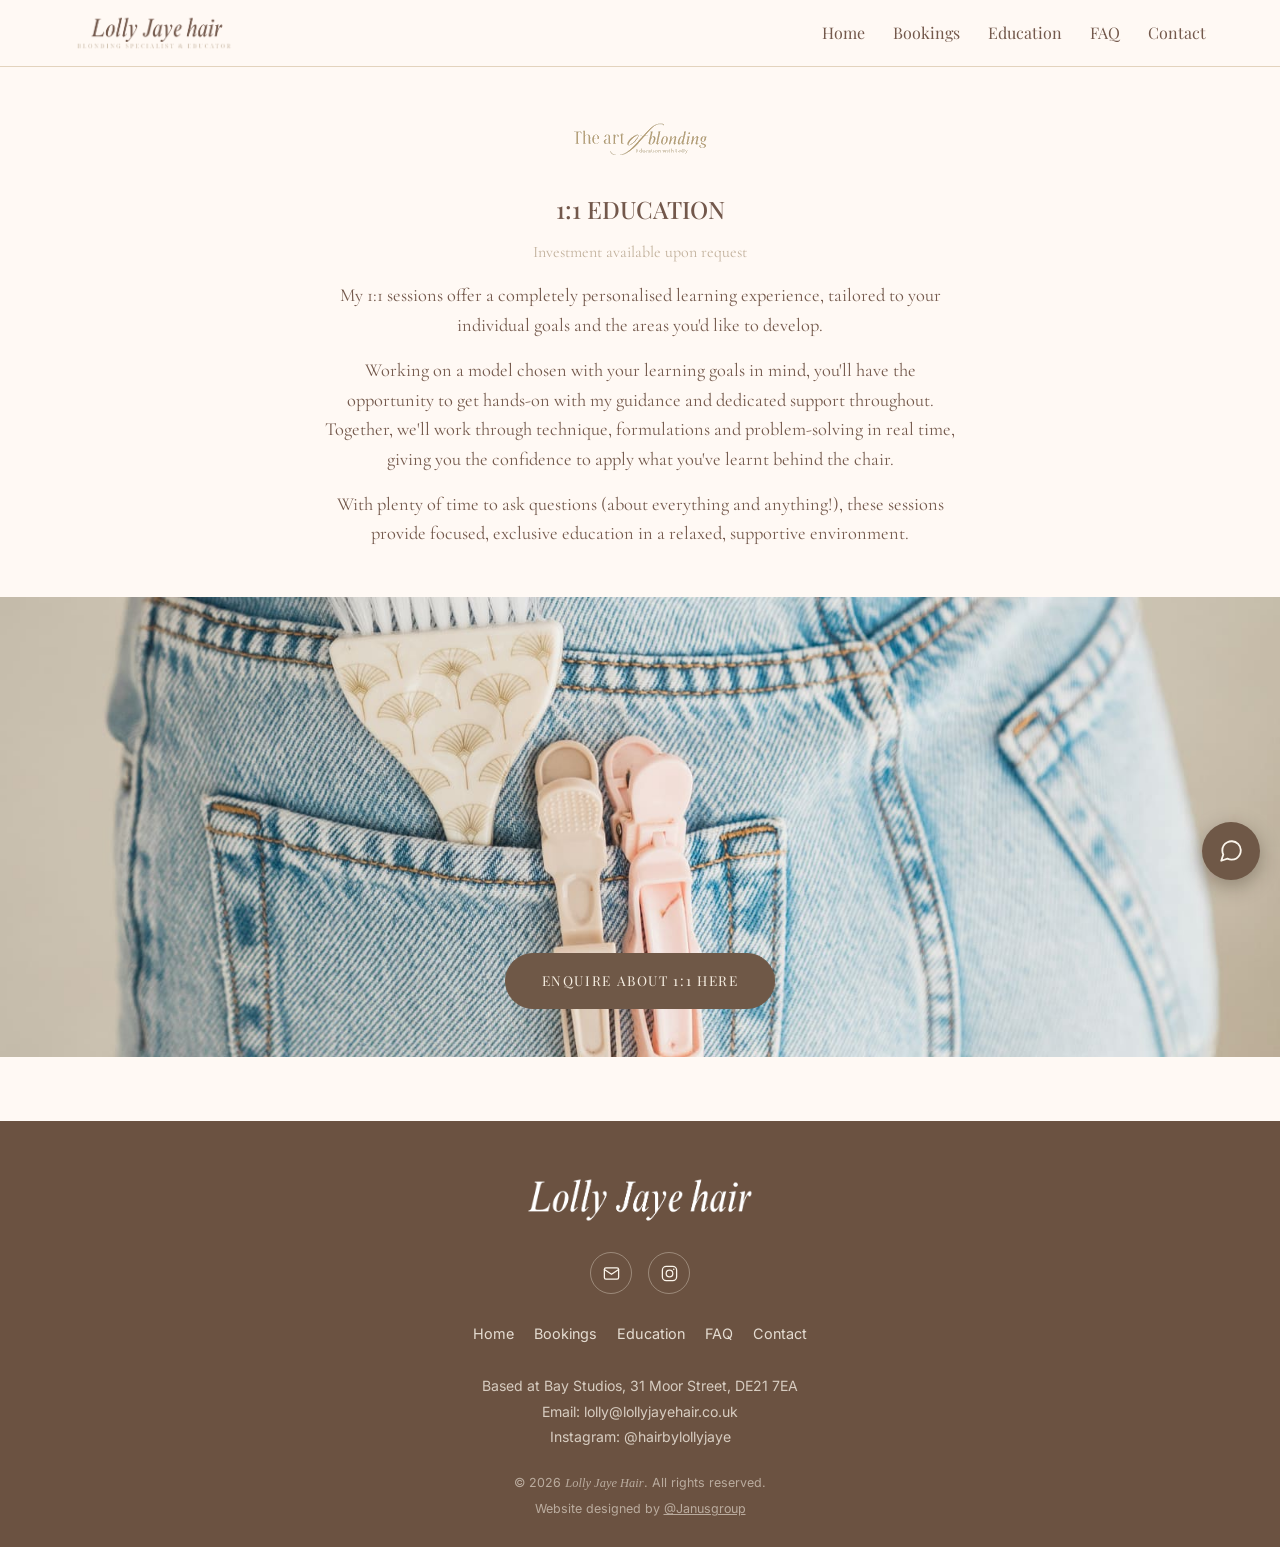
<file: one-to-one.html>
<!doctype html>
<html lang="en">
<head>
<meta charset="UTF-8">
<meta name="viewport" content="width=device-width, initial-scale=1.0">
<title>1:1 Education | The Art of Blonding – Education with Lolly</title>
<meta name="description" content="1:1 education with Lolly: a completely personalised, hands-on learning experience tailored to your individual goals.">
<link rel="stylesheet" href="css/style.css">
</head>
<body class="bg-education">

<header class="site-header">
  <div class="wrap">
    <a href="index.html" class="site-logo"><img src="images/logo-main.png" alt="Lolly Jaye Hair"></a>
    <button class="nav-toggle" aria-label="Toggle menu" aria-expanded="false"><span></span><span></span><span></span></button>
    <nav class="site-nav">
      <a href="index.html">Home</a>
      <a href="booking.html">Bookings</a>
      <a href="education.html">Education</a>
      <a href="faq.html">FAQ</a>
      <a href="contact.html">Contact</a>
    </nav>
  </div>
</header>

<main>
  <section class="copy-page-hero">
    <div class="wrap">
      <img class="logo-lockup" src="images/logo-education.png" alt="The Art of Blonding – Education with Lolly">
    </div>
  </section>

  <section class="wrap">
    <div class="copy-block">
      <h3>1:1 Education</h3>
      <p class="subtitle">Investment available upon request</p>
      <p>My 1:1 sessions offer a completely personalised learning experience, tailored to your individual goals and the areas you'd like to develop.</p>
      <p>Working on a model chosen with your learning goals in mind, you'll have the opportunity to get hands-on with my guidance and dedicated support throughout. Together, we'll work through technique, formulations and problem-solving in real time, giving you the confidence to apply what you've learnt behind the chair.</p>
      <p>With plenty of time to ask questions (about everything and anything!), these sessions provide focused, exclusive education in a relaxed, supportive environment.</p>
    </div>
  </section>

  <div class="full-photo-cta">
    <img src="images/card-onetoone.jpg" alt="1:1 education tools">
    <div class="cta-inner">
      <a href="enquire-1to1.html" class="btn btn-solid">Enquire about 1:1 here</a>
    </div>
  </div>
</main>

<footer class="site-footer">
  <div class="wrap">
    <span class="footer-logo"><img src="images/logo-script.png" alt="Lolly Jaye Hair"></span>
    <div class="footer-icons">
      <a href="mailto:lolly@lollyjayehair.co.uk" aria-label="Email Lolly">
        <svg viewBox="0 0 24 24" fill="none" stroke="currentColor" stroke-width="1.6" stroke-linecap="round" stroke-linejoin="round"><rect x="3" y="5" width="18" height="14" rx="2"/><path d="m3 7 9 6 9-6"/></svg>
      </a>
      <a href="https://instagram.com/hairbylollyjaye" target="_blank" rel="noopener" aria-label="Lolly on Instagram">
        <svg viewBox="0 0 24 24" fill="none" stroke="currentColor" stroke-width="1.6"><rect x="3" y="3" width="18" height="18" rx="5"/><circle cx="12" cy="12" r="4.2"/><circle cx="17.4" cy="6.6" r="1" fill="currentColor" stroke="none"/></svg>
      </a>
    </div>
    <nav class="footer-nav">
      <a href="index.html">Home</a>
      <a href="booking.html">Bookings</a>
      <a href="education.html">Education</a>
      <a href="faq.html">FAQ</a>
      <a href="contact.html">Contact</a>
    </nav>
    <div class="footer-contact">
      Based at Bay Studios, 31 Moor Street, DE21 7EA<br>
      Email: <a href="mailto:lolly@lollyjayehair.co.uk">lolly@lollyjayehair.co.uk</a><br>
      Instagram: <a href="https://instagram.com/hairbylollyjaye" target="_blank" rel="noopener">@hairbylollyjaye</a>
    </div>
    <div class="footer-copy">&copy; 2026 <span class="script">Lolly Jaye Hair</span>. All rights reserved.</div>
    <div class="footer-copy">Website designed by <a href="https://instagram.com/janusgroup.co" target="_blank" rel="noopener">@Janusgroup</a></div>
  </div>
</footer>

<script src="js/search-data.js"></script>
<script src="js/chat-widget.js"></script>
<script src="js/main.js"></script>
</body>
</html>
</file>
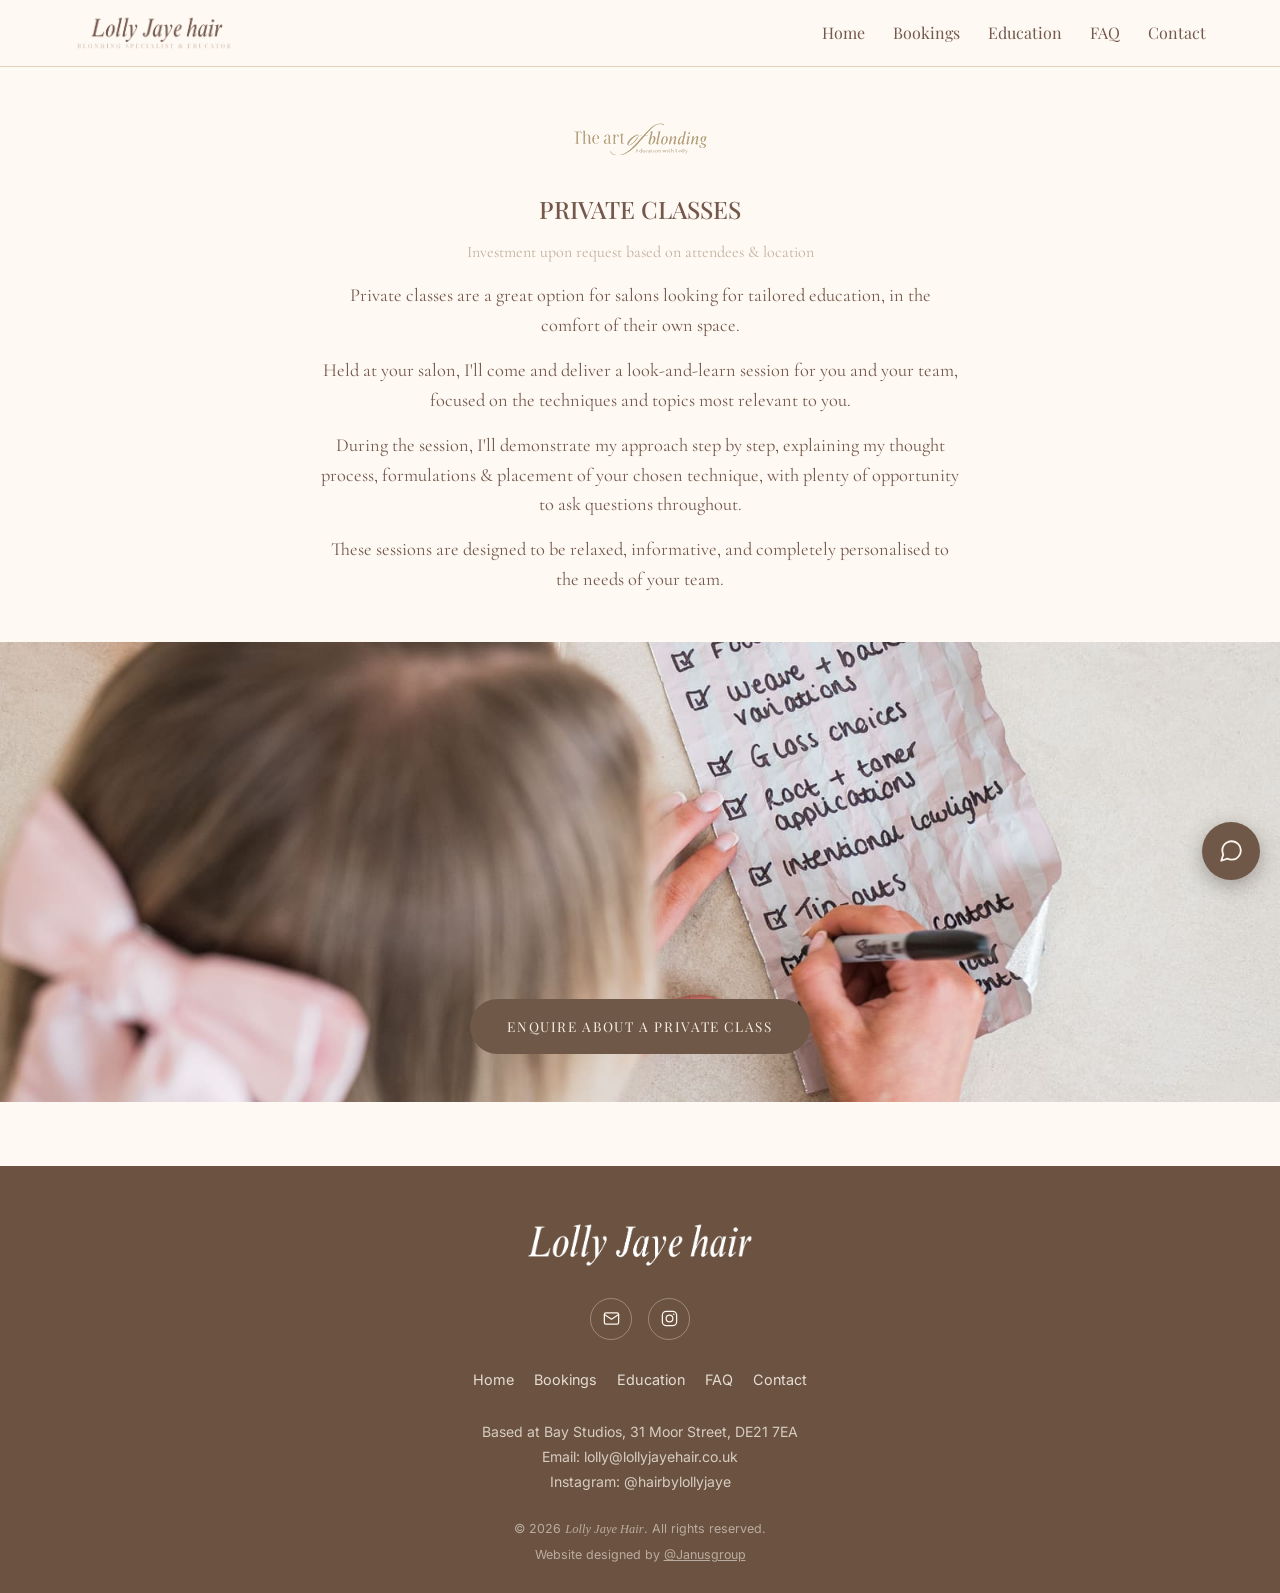
<file: private-classes.html>
<!doctype html>
<html lang="en">
<head>
<meta charset="UTF-8">
<meta name="viewport" content="width=device-width, initial-scale=1.0">
<title>Private Classes | The Art of Blonding – Education with Lolly</title>
<meta name="description" content="Private classes bring bespoke education straight to your salon – tailored exclusively for you and your team.">
<link rel="stylesheet" href="css/style.css">
</head>
<body class="bg-education">

<header class="site-header">
  <div class="wrap">
    <a href="index.html" class="site-logo"><img src="images/logo-main.png" alt="Lolly Jaye Hair"></a>
    <button class="nav-toggle" aria-label="Toggle menu" aria-expanded="false"><span></span><span></span><span></span></button>
    <nav class="site-nav">
      <a href="index.html">Home</a>
      <a href="booking.html">Bookings</a>
      <a href="education.html">Education</a>
      <a href="faq.html">FAQ</a>
      <a href="contact.html">Contact</a>
    </nav>
  </div>
</header>

<main>
  <section class="copy-page-hero">
    <div class="wrap">
      <img class="logo-lockup" src="images/logo-education.png" alt="The Art of Blonding – Education with Lolly">
    </div>
  </section>

  <section class="wrap">
    <div class="copy-block">
      <h3>Private Classes</h3>
      <p class="subtitle">Investment upon request based on attendees &amp; location</p>
      <p>Private classes are a great option for salons looking for tailored education, in the comfort of their own space.</p>
      <p>Held at your salon, I'll come and deliver a look-and-learn session for you and your team, focused on the techniques and topics most relevant to you.</p>
      <p>During the session, I'll demonstrate my approach step by step, explaining my thought process, formulations &amp; placement of your chosen technique, with plenty of opportunity to ask questions throughout.</p>
      <p>These sessions are designed to be relaxed, informative, and completely personalised to the needs of your team.</p>
    </div>
  </section>

  <div class="full-photo-cta">
    <img src="images/card-private.jpg" alt="Private class education materials">
    <div class="cta-inner">
      <a href="enquire-private.html" class="btn btn-solid">Enquire about a private class</a>
    </div>
  </div>
</main>

<footer class="site-footer">
  <div class="wrap">
    <span class="footer-logo"><img src="images/logo-script.png" alt="Lolly Jaye Hair"></span>
    <div class="footer-icons">
      <a href="mailto:lolly@lollyjayehair.co.uk" aria-label="Email Lolly">
        <svg viewBox="0 0 24 24" fill="none" stroke="currentColor" stroke-width="1.6" stroke-linecap="round" stroke-linejoin="round"><rect x="3" y="5" width="18" height="14" rx="2"/><path d="m3 7 9 6 9-6"/></svg>
      </a>
      <a href="https://instagram.com/hairbylollyjaye" target="_blank" rel="noopener" aria-label="Lolly on Instagram">
        <svg viewBox="0 0 24 24" fill="none" stroke="currentColor" stroke-width="1.6"><rect x="3" y="3" width="18" height="18" rx="5"/><circle cx="12" cy="12" r="4.2"/><circle cx="17.4" cy="6.6" r="1" fill="currentColor" stroke="none"/></svg>
      </a>
    </div>
    <nav class="footer-nav">
      <a href="index.html">Home</a>
      <a href="booking.html">Bookings</a>
      <a href="education.html">Education</a>
      <a href="faq.html">FAQ</a>
      <a href="contact.html">Contact</a>
    </nav>
    <div class="footer-contact">
      Based at Bay Studios, 31 Moor Street, DE21 7EA<br>
      Email: <a href="mailto:lolly@lollyjayehair.co.uk">lolly@lollyjayehair.co.uk</a><br>
      Instagram: <a href="https://instagram.com/hairbylollyjaye" target="_blank" rel="noopener">@hairbylollyjaye</a>
    </div>
    <div class="footer-copy">&copy; 2026 <span class="script">Lolly Jaye Hair</span>. All rights reserved.</div>
    <div class="footer-copy">Website designed by <a href="https://instagram.com/janusgroup.co" target="_blank" rel="noopener">@Janusgroup</a></div>
  </div>
</footer>

<script src="js/search-data.js"></script>
<script src="js/chat-widget.js"></script>
<script src="js/main.js"></script>
</body>
</html>
</file>
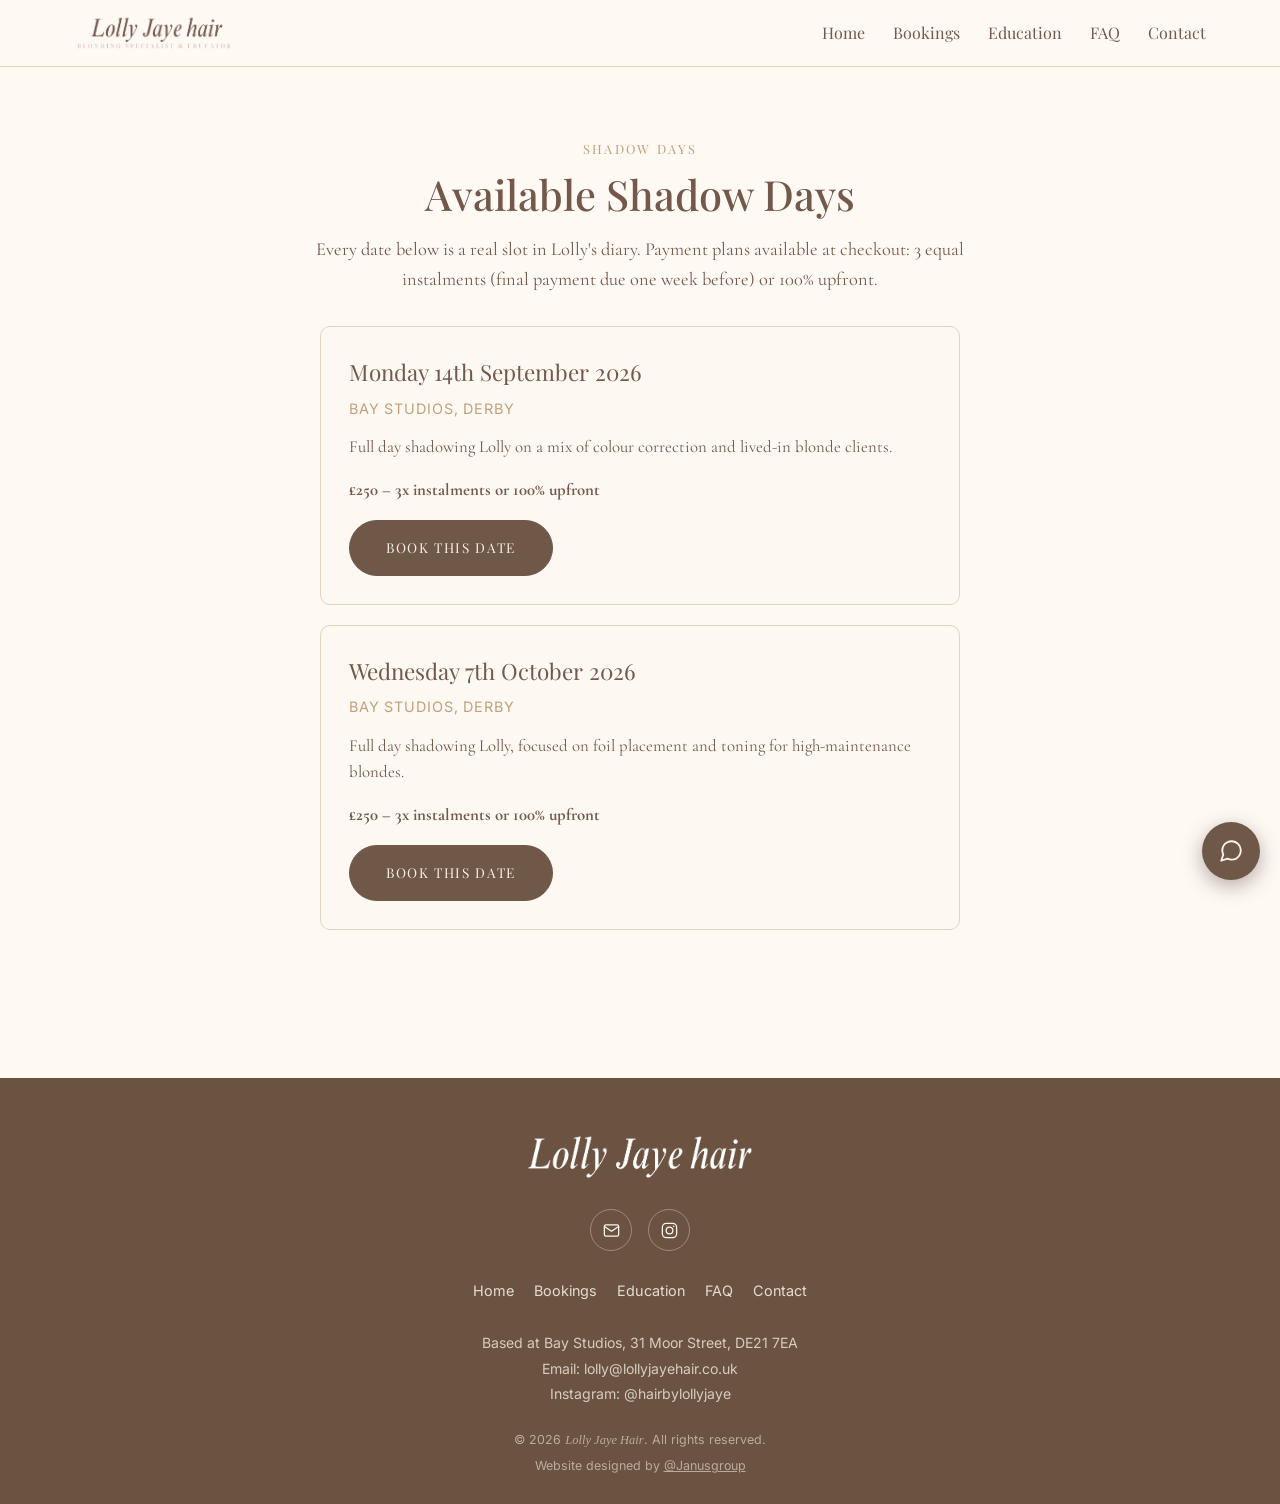
<file: shadow-days-dates.html>
<!doctype html>
<html lang="en">
<head>
<meta charset="UTF-8">
<meta name="viewport" content="width=device-width, initial-scale=1.0">
<title>Available Shadow Days | The Art of Blonding – Education with Lolly</title>
<meta name="description" content="Currently available Shadow Day dates with Lolly Jaye.">
<link rel="stylesheet" href="css/style.css">
</head>
<body class="bg-education">

<header class="site-header">
  <div class="wrap">
    <a href="index.html" class="site-logo"><img src="images/logo-main.png" alt="Lolly Jaye Hair"></a>
    <button class="nav-toggle" aria-label="Toggle menu" aria-expanded="false"><span></span><span></span><span></span></button>
    <nav class="site-nav">
      <a href="index.html">Home</a>
      <a href="booking.html">Bookings</a>
      <a href="education.html">Education</a>
      <a href="faq.html">FAQ</a>
      <a href="contact.html">Contact</a>
    </nav>
  </div>
</header>

<main>
  <section class="hero-plain">
    <div class="wrap">
      <span class="eyebrow" style="display:block;margin-bottom:10px;">Shadow Days</span>
      <h1 class="page-title">Available Shadow Days</h1>
      <p class="lede narrow">Every date below is a real slot in Lolly's diary. Payment plans available at checkout: 3 equal instalments (final payment due one week before) or 100% upfront.</p>
    </div>
  </section>

  <section class="section" style="padding-top:0;">
    <div class="wrap">
      <div id="dates-list"></div>
      <div id="empty-state" class="empty-state" style="display:none;">
        <p>There are no Shadow Days open for booking right now – enquire below and Lolly will let you know as soon as new dates are released.</p>
        <a href="contact.html" class="btn btn-outline">Enquire &amp; join the waitlist</a>
      </div>
    </div>
  </section>
</main>

<footer class="site-footer">
  <div class="wrap">
    <span class="footer-logo"><img src="images/logo-script.png" alt="Lolly Jaye Hair"></span>
    <div class="footer-icons">
      <a href="mailto:lolly@lollyjayehair.co.uk" aria-label="Email Lolly">
        <svg viewBox="0 0 24 24" fill="none" stroke="currentColor" stroke-width="1.6" stroke-linecap="round" stroke-linejoin="round"><rect x="3" y="5" width="18" height="14" rx="2"/><path d="m3 7 9 6 9-6"/></svg>
      </a>
      <a href="https://instagram.com/hairbylollyjaye" target="_blank" rel="noopener" aria-label="Lolly on Instagram">
        <svg viewBox="0 0 24 24" fill="none" stroke="currentColor" stroke-width="1.6"><rect x="3" y="3" width="18" height="18" rx="5"/><circle cx="12" cy="12" r="4.2"/><circle cx="17.4" cy="6.6" r="1" fill="currentColor" stroke="none"/></svg>
      </a>
    </div>
    <nav class="footer-nav">
      <a href="index.html">Home</a>
      <a href="booking.html">Bookings</a>
      <a href="education.html">Education</a>
      <a href="faq.html">FAQ</a>
      <a href="contact.html">Contact</a>
    </nav>
    <div class="footer-contact">
      Based at Bay Studios, 31 Moor Street, DE21 7EA<br>
      Email: <a href="mailto:lolly@lollyjayehair.co.uk">lolly@lollyjayehair.co.uk</a><br>
      Instagram: <a href="https://instagram.com/hairbylollyjaye" target="_blank" rel="noopener">@hairbylollyjaye</a>
    </div>
    <div class="footer-copy">&copy; 2026 <span class="script">Lolly Jaye Hair</span>. All rights reserved.</div>
    <div class="footer-copy">Website designed by <a href="https://instagram.com/janusgroup.co" target="_blank" rel="noopener">@Janusgroup</a></div>
  </div>
</footer>

<script src="js/search-data.js"></script>
<script src="js/chat-widget.js"></script>
<script src="js/main.js"></script>
<script>
  /* ==========================================================================
     EDITING SHADOW DAY DATES
     --------------------------------------------------------------------------
     This list was left undesigned in the original brief (see "Website Flow
     Chart.pdf" – a full admin login + payment automation system was flagged
     there as a future build). Until that's built, add/remove dates by hand
     here: duplicate an object in the array below, edit the fields, save.
     Set "open: false" to grey a date out without deleting it.
     ========================================================================== */
  const shadowDays = [
    {
      date: "Monday 14th September 2026",
      location: "Bay Studios, Derby",
      description: "Full day shadowing Lolly on a mix of colour correction and lived-in blonde clients.",
      price: "£250 – 3x instalments or 100% upfront",
      enquiryEmail: "lolly@lollyjayehair.co.uk",
      open: true
    },
    {
      date: "Wednesday 7th October 2026",
      location: "Bay Studios, Derby",
      description: "Full day shadowing Lolly, focused on foil placement and toning for high-maintenance blondes.",
      price: "£250 – 3x instalments or 100% upfront",
      enquiryEmail: "lolly@lollyjayehair.co.uk",
      open: true
    }
  ];

  const listEl = document.getElementById('dates-list');
  const emptyEl = document.getElementById('empty-state');
  const openDates = shadowDays.filter(d => d.open);

  if (openDates.length === 0) {
    emptyEl.style.display = 'block';
  } else {
    openDates.forEach(d => {
      const card = document.createElement('div');
      card.className = 'date-card';
      const subject = encodeURIComponent(`Shadow Day Booking – ${d.date}`);
      const body = encodeURIComponent(`Hi Lolly,\n\nI'd like to book the Shadow Day on ${d.date} at ${d.location}.\n\nName:\nPhone:\n\nThanks!`);
      card.innerHTML = `
        <div class="date-heading">${d.date}</div>
        <div class="date-loc">${d.location}</div>
        <p>${d.description}</p>
        <p><strong>${d.price}</strong></p>
        <a class="btn btn-solid" href="mailto:${d.enquiryEmail}?subject=${subject}&body=${body}">Book this date</a>
      `;
      listEl.appendChild(card);
    });
  }
</script>
</body>
</html>
</file>
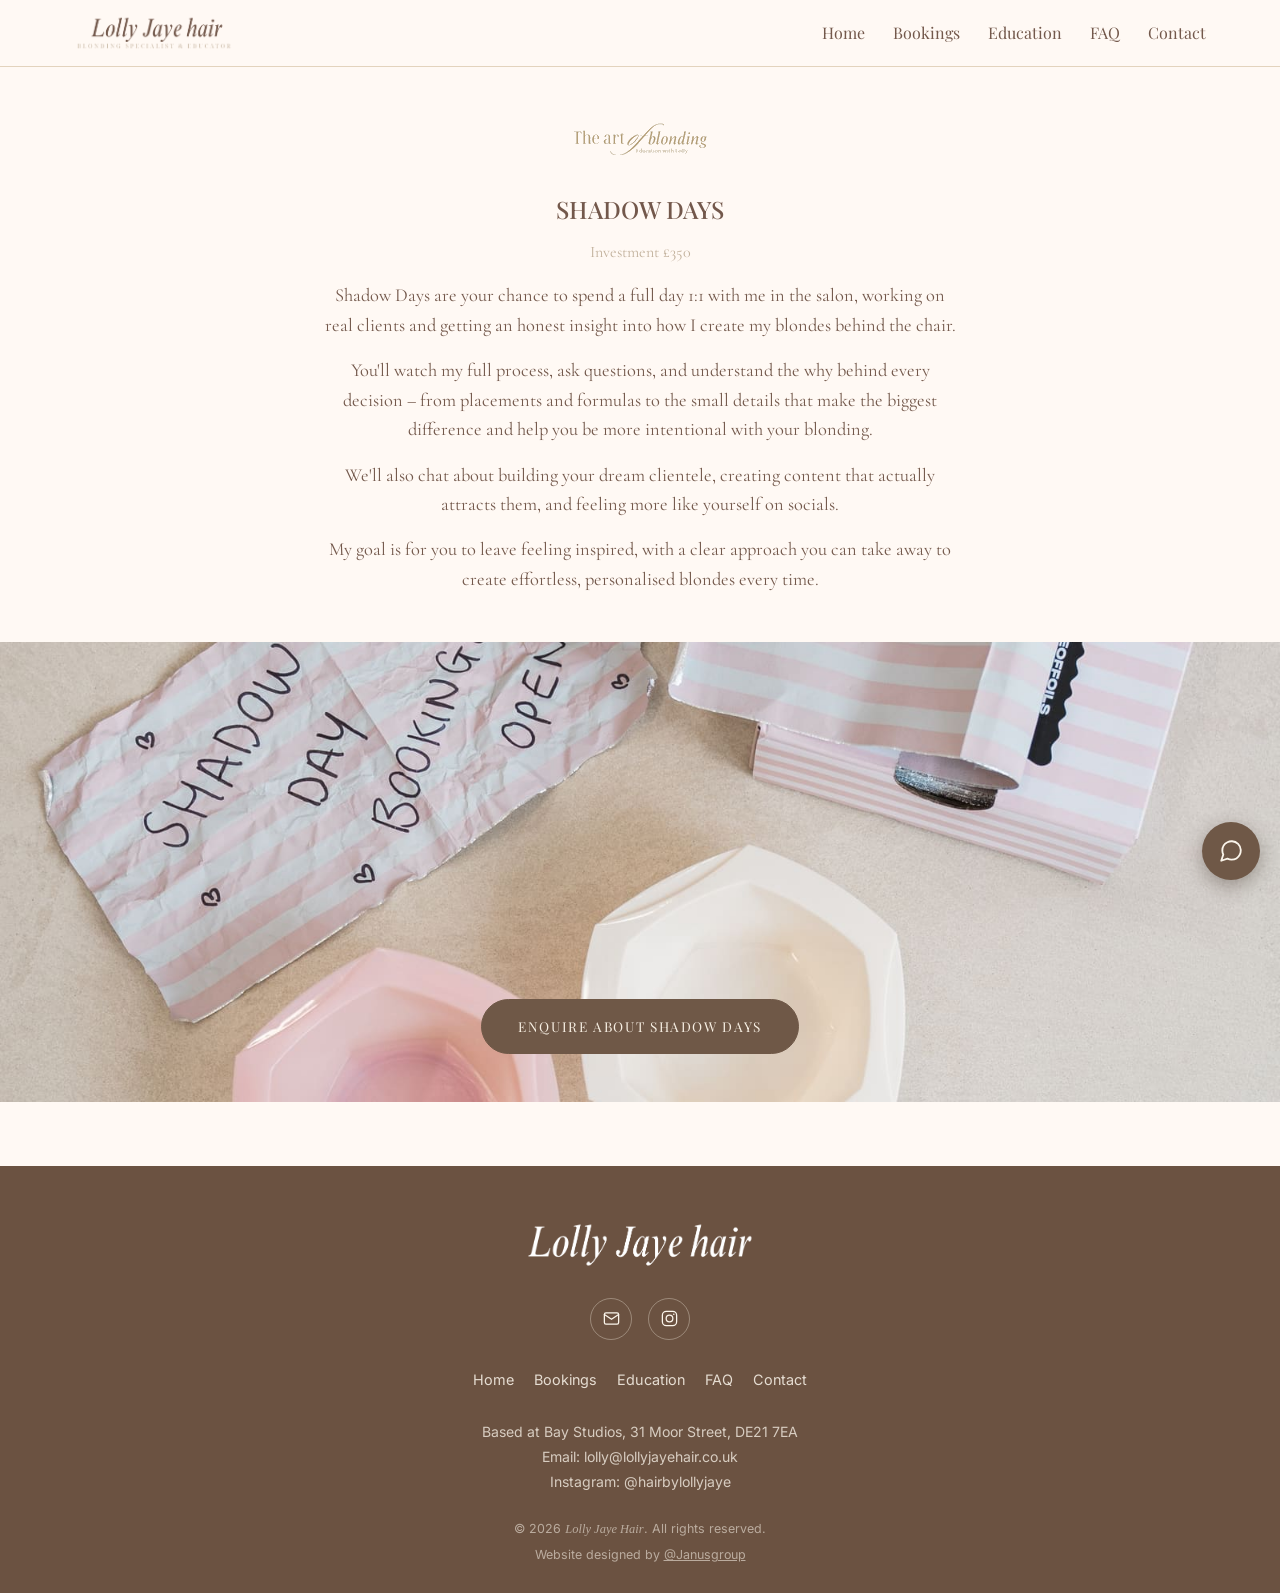
<file: shadow-days.html>
<!doctype html>
<html lang="en">
<head>
<meta charset="UTF-8">
<meta name="viewport" content="width=device-width, initial-scale=1.0">
<title>Shadow Days | The Art of Blonding – Education with Lolly</title>
<meta name="description" content="Shadow Days: spend a full day 1:1 with Lolly in the salon, working on real clients and getting an honest insight into her blonding process.">
<link rel="stylesheet" href="css/style.css">
</head>
<body class="bg-education">

<header class="site-header">
  <div class="wrap">
    <a href="index.html" class="site-logo"><img src="images/logo-main.png" alt="Lolly Jaye Hair"></a>
    <button class="nav-toggle" aria-label="Toggle menu" aria-expanded="false"><span></span><span></span><span></span></button>
    <nav class="site-nav">
      <a href="index.html">Home</a>
      <a href="booking.html">Bookings</a>
      <a href="education.html">Education</a>
      <a href="faq.html">FAQ</a>
      <a href="contact.html">Contact</a>
    </nav>
  </div>
</header>

<main>
  <section class="copy-page-hero">
    <div class="wrap">
      <img class="logo-lockup" src="images/logo-education.png" alt="The Art of Blonding – Education with Lolly">
    </div>
  </section>

  <section class="wrap">
    <div class="copy-block">
      <h3>Shadow Days</h3>
      <p class="subtitle">Investment £350</p>
      <p>Shadow Days are your chance to spend a full day 1:1 with me in the salon, working on real clients and getting an honest insight into how I create my blondes behind the chair.</p>
      <p>You'll watch my full process, ask questions, and understand the why behind every decision – from placements and formulas to the small details that make the biggest difference and help you be more intentional with your blonding.</p>
      <p>We'll also chat about building your dream clientele, creating content that actually attracts them, and feeling more like yourself on socials.</p>
      <p>My goal is for you to leave feeling inspired, with a clear approach you can take away to create effortless, personalised blondes every time.</p>
    </div>
  </section>

  <div class="full-photo-cta">
    <img src="images/card-shadowdays.jpg" alt="Shadow Day booking essentials">
    <div class="cta-inner">
      <a href="enquire-shadow-days.html" class="btn btn-solid">Enquire about Shadow Days</a>
    </div>
  </div>
</main>

<footer class="site-footer">
  <div class="wrap">
    <span class="footer-logo"><img src="images/logo-script.png" alt="Lolly Jaye Hair"></span>
    <div class="footer-icons">
      <a href="mailto:lolly@lollyjayehair.co.uk" aria-label="Email Lolly">
        <svg viewBox="0 0 24 24" fill="none" stroke="currentColor" stroke-width="1.6" stroke-linecap="round" stroke-linejoin="round"><rect x="3" y="5" width="18" height="14" rx="2"/><path d="m3 7 9 6 9-6"/></svg>
      </a>
      <a href="https://instagram.com/hairbylollyjaye" target="_blank" rel="noopener" aria-label="Lolly on Instagram">
        <svg viewBox="0 0 24 24" fill="none" stroke="currentColor" stroke-width="1.6"><rect x="3" y="3" width="18" height="18" rx="5"/><circle cx="12" cy="12" r="4.2"/><circle cx="17.4" cy="6.6" r="1" fill="currentColor" stroke="none"/></svg>
      </a>
    </div>
    <nav class="footer-nav">
      <a href="index.html">Home</a>
      <a href="booking.html">Bookings</a>
      <a href="education.html">Education</a>
      <a href="faq.html">FAQ</a>
      <a href="contact.html">Contact</a>
    </nav>
    <div class="footer-contact">
      Based at Bay Studios, 31 Moor Street, DE21 7EA<br>
      Email: <a href="mailto:lolly@lollyjayehair.co.uk">lolly@lollyjayehair.co.uk</a><br>
      Instagram: <a href="https://instagram.com/hairbylollyjaye" target="_blank" rel="noopener">@hairbylollyjaye</a>
    </div>
    <div class="footer-copy">&copy; 2026 <span class="script">Lolly Jaye Hair</span>. All rights reserved.</div>
    <div class="footer-copy">Website designed by <a href="https://instagram.com/janusgroup.co" target="_blank" rel="noopener">@Janusgroup</a></div>
  </div>
</footer>

<script src="js/search-data.js"></script>
<script src="js/chat-widget.js"></script>
<script src="js/main.js"></script>
</body>
</html>
</file>
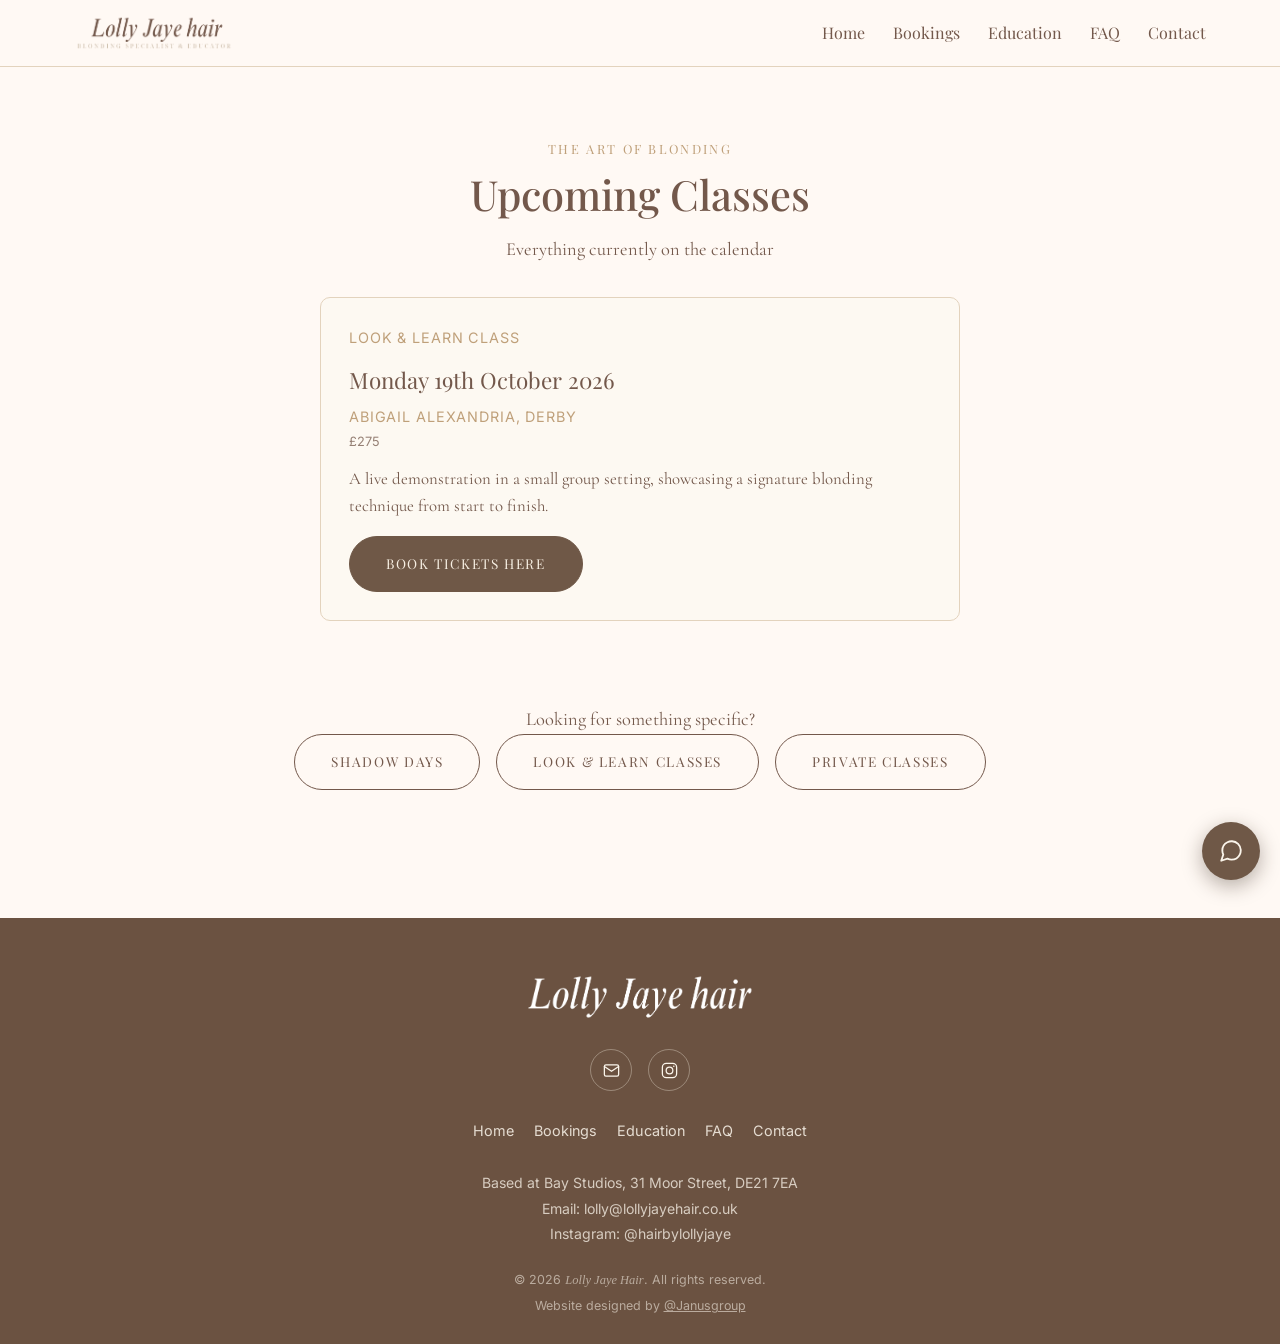
<file: upcoming-classes.html>
<!doctype html>
<html lang="en">
<head>
<meta charset="UTF-8">
<meta name="viewport" content="width=device-width, initial-scale=1.0">
<title>Upcoming Classes | The Art of Blonding – Education with Lolly</title>
<meta name="description" content="Every upcoming Look & Learn class, Shadow Day and private class date with Lolly Jaye.">
<link rel="stylesheet" href="css/style.css">
</head>
<body class="bg-education">

<header class="site-header">
  <div class="wrap">
    <a href="index.html" class="site-logo"><img src="images/logo-main.png" alt="Lolly Jaye Hair"></a>
    <button class="nav-toggle" aria-label="Toggle menu" aria-expanded="false"><span></span><span></span><span></span></button>
    <nav class="site-nav">
      <a href="index.html">Home</a>
      <a href="booking.html">Bookings</a>
      <a href="education.html">Education</a>
      <a href="faq.html">FAQ</a>
      <a href="contact.html">Contact</a>
    </nav>
  </div>
</header>

<main>
  <section class="hero-plain">
    <div class="wrap">
      <span class="eyebrow" style="display:block;margin-bottom:10px;">The Art of Blonding</span>
      <h1 class="page-title">Upcoming Classes</h1>
      <p class="lede narrow">Everything currently on the calendar</p>
    </div>
  </section>

  <section class="section" style="padding-top:0;">
    <div class="wrap">
      <div id="classes-list"></div>
      <div id="empty-state" class="empty-state" style="display:none;">
        <p>Nothing is open for booking right now – enquire below and Lolly will let you know as soon as new dates are released.</p>
        <a href="contact.html" class="btn btn-outline">Enquire &amp; join the waitlist</a>
      </div>
    </div>
  </section>

  <section class="section" style="padding-top:0;">
    <div class="wrap center">
      <p class="lede narrow">Looking for something specific?</p>
      <div class="gap-buttons">
        <a href="shadow-days.html" class="btn btn-outline">Shadow Days</a>
        <a href="look-and-learn.html" class="btn btn-outline">Look &amp; Learn Classes</a>
        <a href="private-classes.html" class="btn btn-outline">Private Classes</a>
      </div>
    </div>
  </section>
</main>

<footer class="site-footer">
  <div class="wrap">
    <span class="footer-logo"><img src="images/logo-script.png" alt="Lolly Jaye Hair"></span>
    <div class="footer-icons">
      <a href="mailto:lolly@lollyjayehair.co.uk" aria-label="Email Lolly">
        <svg viewBox="0 0 24 24" fill="none" stroke="currentColor" stroke-width="1.6" stroke-linecap="round" stroke-linejoin="round"><rect x="3" y="5" width="18" height="14" rx="2"/><path d="m3 7 9 6 9-6"/></svg>
      </a>
      <a href="https://instagram.com/hairbylollyjaye" target="_blank" rel="noopener" aria-label="Lolly on Instagram">
        <svg viewBox="0 0 24 24" fill="none" stroke="currentColor" stroke-width="1.6"><rect x="3" y="3" width="18" height="18" rx="5"/><circle cx="12" cy="12" r="4.2"/><circle cx="17.4" cy="6.6" r="1" fill="currentColor" stroke="none"/></svg>
      </a>
    </div>
    <nav class="footer-nav">
      <a href="index.html">Home</a>
      <a href="booking.html">Bookings</a>
      <a href="education.html">Education</a>
      <a href="faq.html">FAQ</a>
      <a href="contact.html">Contact</a>
    </nav>
    <div class="footer-contact">
      Based at Bay Studios, 31 Moor Street, DE21 7EA<br>
      Email: <a href="mailto:lolly@lollyjayehair.co.uk">lolly@lollyjayehair.co.uk</a><br>
      Instagram: <a href="https://instagram.com/hairbylollyjaye" target="_blank" rel="noopener">@hairbylollyjaye</a>
    </div>
    <div class="footer-copy">&copy; 2026 <span class="script">Lolly Jaye Hair</span>. All rights reserved.</div>
    <div class="footer-copy">Website designed by <a href="https://instagram.com/janusgroup.co" target="_blank" rel="noopener">@Janusgroup</a></div>
  </div>
</footer>

<script src="js/search-data.js"></script>
<script src="js/chat-widget.js"></script>
<script src="js/main.js"></script>
<script>
  /* ==========================================================================
     EDITING UPCOMING CLASSES
     --------------------------------------------------------------------------
     The data now lives in data/upcoming-classes.json, not inline here – that's
     what lets the /admin panel (Decap CMS) edit it. You can still edit that
     JSON file by hand if you'd rather not use the admin panel; the fields are
     the same as before:
       type          e.g. "Look & Learn Class", "Shadow Day", "Private Class"
       date          display text
       location
       description
       price         shown in small text under the location, e.g. "£275"
       ctaLabel      button text
       ctaType       "tickets" (paid link – see "url" below) or "enquire" (pre-filled email)
       url           only used when ctaType is "tickets" – the payment/ticket
                      link the button opens (e.g. a Stripe Payment Link). Falls
                      back to the Instagram profile if left blank.
       open          set false to hide without deleting
     NOTE: fetch() of a local JSON file is blocked by browsers when you open
     this page directly (file://) – it only works once the site is served
     over http(s), e.g. the local preview server or the live deployed site.
     ========================================================================== */
  const listEl = document.getElementById('classes-list');
  const emptyEl = document.getElementById('empty-state');

  fetch('data/upcoming-classes.json')
    .then(res => res.json())
    .then(data => renderClasses(data.classes || []))
    .catch(() => renderClasses([]));

  function renderClasses(classes) {
    const openClasses = classes.filter(c => c.open);

    if (openClasses.length === 0) {
      emptyEl.style.display = 'block';
      return;
    }

    openClasses.forEach(c => {
      const card = document.createElement('div');
      card.className = 'date-card';

      let cta;
      if (c.ctaType === 'tickets') {
        const ticketUrl = c.url || 'https://instagram.com/hairbylollyjaye';
        cta = `<a class="btn btn-solid" href="${ticketUrl}" target="_blank" rel="noopener">${c.ctaLabel}</a>`;
      } else {
        const subject = encodeURIComponent(`${c.type} Enquiry – ${c.date}`);
        const body = encodeURIComponent(`Hi Lolly,\n\nI'd like to enquire about the ${c.type} on ${c.date} at ${c.location}.\n\nName:\nPhone:\n\nThanks!`);
        cta = `<a class="btn btn-solid" href="mailto:lolly@lollyjayehair.co.uk?subject=${subject}&body=${body}">${c.ctaLabel}</a>`;
      }

      card.innerHTML = `
        <div class="date-loc">${c.type}</div>
        <div class="date-heading">${c.date}</div>
        <div class="date-loc">${c.location}</div>
        ${c.price ? `<div class="date-price">${c.price}</div>` : ''}
        <p>${c.description}</p>
        ${cta}
      `;
      listEl.appendChild(card);
    });
  }
</script>
</body>
</html>
</file>
<file: css/style.css>
/* ==========================================================================
   Lolly Jaye Hair — Shared Stylesheet
   ========================================================================== */

@import url('https://fonts.googleapis.com/css2?family=Playfair+Display:ital,wght@0,400;0,500;0,600;0,700;1,400;1,500;1,600&family=Cormorant+Garamond:ital,wght@0,400;0,500;0,600;1,400;1,500&family=Beau+Rivage&family=Noto+Serif+Display:wght@400;700&family=Inter:wght@400;500;600&family=Montserrat:wght@400;500;600;700&family=Lato:wght@400;700&family=Poppins:wght@400;500;600;700&family=Merriweather:wght@400;700&family=Lora:wght@400;500;600&display=swap');

:root {
  --cream: #f7efe3;
  --cream-light: #fbf5eb;
  --card-bg: #fdf9f2;
  --white: #ffffff;
  --brown-dark: #6b5241;
  --brown-mid: #73584b;
  --brown-text: #73584b;
  --beige-text: #c2b19c;
  --tan-gold: #bfa07a;
  --tan-gold-light: #d8c4a5;
  --border-soft: #e3d3bd;
  --btn-dark-bg: #6f5847;
  --btn-dark-text: #f7efe3;

  --font-display: 'Playfair Display', Georgia, serif;
  --font-body: 'Cormorant Garamond', Georgia, serif;
  --font-script: 'Beau Rivage', 'Playfair Display', cursive;
  --font-sans: 'Inter', -apple-system, BlinkMacSystemFont, sans-serif;

  --max-width: 1180px;
  --content-width: 720px;
}

* { box-sizing: border-box; }

html { scroll-behavior: smooth; }

body {
  margin: 0;
  background: var(--cream-light);
  color: var(--brown-text);
  font-family: var(--font-body);
  font-size: 19px;
  line-height: 1.6;
  -webkit-font-smoothing: antialiased;
}

/* Page background groups — see README.md "Page background colours" */
body.bg-education { background: #fff9f4; }
body.bg-utility { background: #fffdf5; }

body.bg-education .site-header,
body.bg-education .site-nav,
body.bg-education .ask-panel,
body.bg-education .ask-form { background: #fff9f4; }

body.bg-utility .site-header,
body.bg-utility .site-nav,
body.bg-utility .ask-panel,
body.bg-utility .ask-form { background: #fffdf5; }

img { max-width: 100%; display: block; }

a { color: inherit; text-decoration: none; }

.wrap {
  max-width: var(--max-width);
  margin: 0 auto;
  padding: 0 24px;
}

.narrow {
  max-width: var(--content-width);
  margin: 0 auto;
}

/* ---------------------------------- Typography ---------------------------------- */

h1, h2, h3, h4 {
  font-family: var(--font-display);
  color: var(--brown-text);
  font-weight: 500;
  margin: 0 0 16px;
  line-height: 1.2;
}

.script {
  font-family: 'Times New Roman MT Condensed', 'Times New Roman', Times, serif;
  font-style: italic;
  font-weight: 400;
  line-height: 1.4;
}

.info-card p {
  font-family: 'Noto Serif Display', serif;
}

.info-card .btn {
  font-family: 'Noto Serif Display', serif;
  font-weight: 700;
}

.eyebrow {
  font-family: var(--font-display);
  text-transform: uppercase;
  letter-spacing: 0.18em;
  font-size: 0.8rem;
  color: var(--tan-gold);
}

h1.page-title, h2.section-title {
  font-size: clamp(1.9rem, 5vw, 2.6rem);
  text-align: center;
}

h2.caps-title {
  font-size: clamp(1.5rem, 4.5vw, 2rem);
  text-transform: uppercase;
  letter-spacing: 0.03em;
  text-align: center;
}

p { margin: 0 0 16px; }

.lede {
  font-size: 1.15rem;
  text-align: center;
  color: var(--brown-text);
}

/* ---------------------------------- Buttons ---------------------------------- */

.btn {
  display: inline-block;
  font-family: var(--font-display);
  text-transform: uppercase;
  letter-spacing: 0.12em;
  font-size: 0.85rem;
  padding: 16px 36px;
  border-radius: 999px;
  text-align: center;
  cursor: pointer;
  transition: transform 0.15s ease, background 0.2s ease, color 0.2s ease;
  border: 1px solid transparent;
}

.btn:hover { transform: translateY(-1px); }

.btn-outline {
  background: transparent;
  border-color: var(--brown-text);
  color: var(--brown-text);
}

.btn-outline:hover { background: var(--brown-dark); color: var(--cream); }

.btn-solid {
  background: var(--btn-dark-bg);
  color: var(--btn-dark-text);
  border-color: var(--btn-dark-bg);
}

.btn-solid:hover { background: var(--brown-dark); }

.btn-block { display: block; width: 100%; }

/* ---------------------------------- Nav ---------------------------------- */

.site-header {
  background: var(--cream-light);
  border-bottom: 1px solid var(--border-soft);
  position: sticky;
  top: 0;
  z-index: 100;
}

.site-header .wrap {
  display: flex;
  align-items: center;
  justify-content: space-between;
  padding-top: 14px;
  padding-bottom: 14px;
}

.site-logo img { height: 38px; width: auto; max-width: 42vw; }

.nav-toggle {
  display: flex;
  flex-direction: column;
  justify-content: center;
  gap: 5px;
  width: 32px;
  height: 32px;
  background: none;
  border: none;
  cursor: pointer;
  padding: 0;
}

.nav-toggle span {
  display: block;
  height: 2px;
  background: var(--brown-dark);
  border-radius: 2px;
  transition: transform 0.2s ease, opacity 0.2s ease;
}

.nav-toggle.open span:nth-child(1) { transform: translateY(7px) rotate(45deg); }
.nav-toggle.open span:nth-child(2) { opacity: 0; }
.nav-toggle.open span:nth-child(3) { transform: translateY(-7px) rotate(-45deg); }

.site-nav {
  position: fixed;
  inset: 0;
  top: 73px;
  background: var(--cream-light);
  display: flex;
  flex-direction: column;
  align-items: center;
  justify-content: flex-start;
  gap: 4px;
  padding: 32px 24px;
  transform: translateY(-12px);
  opacity: 0;
  pointer-events: none;
  transition: opacity 0.2s ease, transform 0.2s ease;
  overflow-y: auto;
}

.site-nav.open {
  opacity: 1;
  transform: translateY(0);
  pointer-events: auto;
}

.site-nav a {
  font-family: var(--font-display);
  font-size: 1.3rem;
  color: var(--brown-text);
  padding: 14px 0;
  border-bottom: 1px solid var(--border-soft);
  width: 100%;
  max-width: 320px;
  text-align: center;
}

.site-nav .nav-cta {
  margin-top: 20px;
  border-bottom: none;
}

@media (min-width: 900px) {
  .nav-toggle { display: none; }

  .site-nav {
    position: static;
    flex-direction: row;
    padding: 0;
    opacity: 1;
    transform: none;
    pointer-events: auto;
    gap: 28px;
    width: auto;
  }

  .site-nav a {
    font-size: 1rem;
    border-bottom: none;
    padding: 6px 0;
    width: auto;
  }

  .site-nav .nav-cta {
    margin-top: 0;
  }
}

/* ---------------------------------- Hero ---------------------------------- */

.hero {
  position: relative;
  overflow: hidden;
  min-height: 60vh;
  display: flex;
  align-items: flex-end;
  justify-content: center;
}

.edu-hero { min-height: 44vh; }

/* These two heroes are full-bleed (edge-to-edge, no max-width container), so a
   vh-based height zooms the "cover" crop in further on wider screens — the
   same viewport height stretched across more width shows LESS of the image
   vertically. aspect-ratio ties height to width instead, so the same
   proportion of the photo is visible no matter how wide the monitor is. */
@media (min-width: 800px) {
  .edu-hero { aspect-ratio: 2.3 / 1; min-height: 380px; }
}

.home-hero { min-height: 60vh; }

/* hero-home.jpg is only 1080px wide natively — stretched full-bleed across a
   wide desktop screen it gets blown up well past its real resolution and
   turns visibly blurry. Capping the box width keeps it close to native size
   (a small upscale is barely noticeable) instead of stretching indefinitely. */
@media (min-width: 800px) {
  .home-hero { aspect-ratio: 1.6 / 1; min-height: 480px; max-width: 1200px; margin: 0 auto; }
}

.hero > img {
  position: absolute;
  inset: 0;
  width: 100%;
  height: 100%;
  object-fit: cover;
  object-position: top;
}

/* The new hero photo has the logo text sitting mid-image rather than at the
   very top, so the desktop crop (see aspect-ratio above) needs to shift down
   to keep her face and the logo text both in frame. */
@media (min-width: 800px) {
  .home-hero img { object-position: center 16%; }
}

.hero-plain {
  padding: 72px 0 32px;
  text-align: center;
}

/* ---------------------------------- Cards / sections ---------------------------------- */

.section {
  padding: 64px 0;
}

.split {
  display: grid;
  grid-template-columns: 1fr;
  align-items: stretch;
  gap: 20px;
}

@media (min-width: 800px) {
  .split { grid-template-columns: 1fr 1fr; }
  .split.reverse { direction: rtl; }
  .split.reverse > * { direction: ltr; }
}

/* The quote section stays side-by-side even on mobile (just compact) — everything
   else in .split reverts to a single stacked column below the 800px breakpoint. */
.split.split-quote {
  grid-template-columns: 1fr 1fr;
  gap: 8px;
}

@media (min-width: 800px) {
  .split.split-quote { gap: 20px; }
}

.info-card {
  background: var(--card-bg);
  border: 1px solid var(--border-soft);
  border-radius: 8px;
  padding: 48px 36px;
  display: flex;
  flex-direction: column;
  align-items: center;
  justify-content: center;
  text-align: center;
}

.split > img {
  width: 100%;
  height: 100%;
  object-fit: cover;
  border-radius: 8px;
  min-height: 320px;
}

.split-quote > img {
  min-height: 140px;
}

@media (min-width: 800px) {
  .split-quote > img { min-height: 320px; }
}

.banner-photo {
  position: relative;
  border-radius: 12px;
  overflow: hidden;
  min-height: 420px;
  display: flex;
  align-items: flex-start;
  padding: 40px 40px 40px 20px;
}

.banner-photo img {
  position: absolute;
  inset: 0;
  width: 100%;
  height: 100%;
  object-fit: cover;
  object-position: bottom;
  z-index: 0;
}

@media (min-width: 641px) {
  .banner-photo img { object-position: center 78%; }
}

.banner-photo::before {
  content: '';
  position: absolute;
  inset: 0;
  z-index: 0;
  background: linear-gradient(160deg, rgba(30,20,12,0.72) 0%, rgba(30,20,12,0.45) 40%, rgba(30,20,12,0.15) 70%);
}

.banner-photo .banner-content {
  position: relative;
  z-index: 1;
  color: var(--white);
  max-width: 420px;
  text-align: center;
}

.banner-photo .banner-content .eyebrow { color: var(--white); opacity: 0.9; }
.banner-photo .banner-content p {
  text-shadow: 0 1px 12px rgba(0,0,0,0.4);
  font-family: 'TT Norms', 'Inter', Arial, sans-serif;
}

@media (max-width: 640px) {
  .banner-photo { padding-top: 26px; }
  .banner-photo .banner-content p {
    font-size: 0.84rem;
    line-height: 1.55;
    letter-spacing: 0.01em;
    margin-top: 0;
    margin-bottom: 10px;
  }
  .banner-photo .banner-content p:first-of-type { margin-top: 8px; }
  .banner-photo .banner-content .eyebrow { font-size: 0.78rem; }
}

.quote-card {
  background: var(--card-bg);
  border: 1px solid var(--border-soft);
  border-radius: 8px;
  padding: 12px 8px;
  display: flex;
  flex-direction: column;
  align-items: center;
  justify-content: center;
  text-align: center;
  font-family: var(--font-display);
  font-style: italic;
  font-size: 0.8rem;
  color: var(--brown-text);
  min-height: 140px;
}

@media (min-width: 800px) {
  .quote-card { padding: 48px 40px; font-size: 1.3rem; min-height: 320px; }
}

.quote-card p {
  font-family: 'Noto Serif Display', serif;
  font-style: normal;
}

.quote-card .attribution {
  display: block;
  margin-top: 10px;
}

.quote-card .attribution img {
  height: 26px;
  width: auto;
  margin: 0 auto;
}

@media (min-width: 800px) {
  .quote-card .attribution img { height: 48px; }
}

/* Education cards grid */

.card-grid {
  display: grid;
  grid-template-columns: 1fr;
  gap: 28px;
}

@media (min-width: 640px) {
  .card-grid { grid-template-columns: 1fr 1fr; }
}

.edu-card {
  border: 1px solid var(--border-soft);
  border-radius: 10px;
  overflow: hidden;
  background: var(--card-bg);
  display: flex;
  flex-direction: column;
}

.edu-card img { aspect-ratio: 4/3; object-fit: cover; width: 100%; }

.edu-card .edu-card-body {
  padding: 24px;
  text-align: center;
  display: flex;
  flex-direction: column;
  align-items: center;
  gap: 10px;
  flex: 1;
}

.edu-card-title-row {
  display: flex;
  align-items: baseline;
  justify-content: center;
  gap: 10px;
  flex-wrap: wrap;
  margin-bottom: 4px;
}

@media (max-width: 640px) {
  .edu-card-title-row {
    flex-direction: column;
    align-items: center;
    gap: 2px;
  }
}

.edu-card h3 {
  text-transform: uppercase;
  font-size: 1.1rem;
  letter-spacing: 0.04em;
  margin-bottom: 0;
}

.edu-card-tag {
  font-family: var(--font-sans);
  font-size: 0.72rem;
  letter-spacing: 0.06em;
  text-transform: uppercase;
  color: var(--tan-gold);
  white-space: nowrap;
}

.edu-card p { font-size: 1rem; flex: 1; }

/* ---------------------------------- Body copy pages (education subpages) ---------------------------------- */

.copy-page-hero {
  text-align: center;
  padding: 56px 0 8px;
}

.copy-page-hero .logo-lockup { max-width: 240px; margin: 0 auto 32px; }

.copy-page-hero h1.script {
  font-family: 'Times New Roman MT Condensed', 'Times New Roman', Times, serif;
  font-style: italic;
}

.explore-edu-cta {
  font-family: 'Noto Serif Display', serif;
  font-weight: 700;
}

.copy-block {
  max-width: 640px;
  margin: 0 auto;
  text-align: center;
  font-size: 1.15rem;
}

.copy-block h3 {
  text-transform: uppercase;
  font-size: 1.5rem;
}

.copy-block .subtitle {
  color: var(--beige-text);
  font-size: 1rem;
}

.full-photo-cta {
  position: relative;
  margin-top: 48px;
  min-height: 460px;
  display: flex;
  align-items: flex-end;
  justify-content: center;
  padding-bottom: 48px;
  overflow: hidden;
}

/* Same full-bleed-width problem as the heroes above — tie height to width so
   the face stays in frame regardless of monitor width. */
@media (min-width: 641px) {
  .full-photo-cta:has(img.face-top-photo) { aspect-ratio: 3.1 / 1; min-height: 380px; }
}

.full-photo-cta img {
  position: absolute;
  inset: 0;
  width: 100%;
  height: 100%;
  object-fit: cover;
  z-index: 0;
}

.full-photo-cta::before {
  content: '';
  position: absolute;
  inset: 0;
  z-index: 0;
  background: linear-gradient(to top, rgba(30,20,12,0.75) 0%, rgba(30,20,12,0.3) 55%, rgba(30,20,12,0) 80%);
}

.full-photo-cta .cta-inner { position: relative; z-index: 1; text-align: center; color: var(--white); padding: 0 20px; }

@media (min-width: 641px) {
  .full-photo-cta img.face-top-photo { object-position: center 18%; }
}

.full-photo-cta .cta-text {
  font-family: var(--font-display);
  font-size: 1.4rem;
  margin-bottom: 20px;
  text-shadow: 0 2px 16px rgba(0,0,0,0.4);
  line-height: 1.4;
}

/* ---------------------------------- FAQ ---------------------------------- */

.faq-list {
  max-width: 640px;
  margin: 0 auto;
}

.faq-item {
  border: 1px solid var(--border-soft);
  border-radius: 8px;
  background: var(--card-bg);
  margin-bottom: 14px;
  overflow: hidden;
}

.faq-item summary {
  list-style: none;
  cursor: pointer;
  padding: 18px 48px 18px 22px;
  font-family: 'Noto Serif Display', serif;
  font-weight: 700;
  font-size: 1.15rem;
  color: var(--brown-text);
  position: relative;
  user-select: none;
}

.faq-item summary::-webkit-details-marker { display: none; }

.faq-item summary::after {
  content: '+';
  position: absolute;
  right: 20px;
  top: 50%;
  transform: translateY(-50%);
  font-size: 1.5rem;
  line-height: 1;
  color: var(--tan-gold);
  transition: transform 0.2s ease;
}

.faq-item[open] summary::after { transform: translateY(-50%) rotate(45deg); }
.faq-item[open] summary { border-bottom: 1px solid var(--border-soft); }

.faq-item p {
  padding: 16px 22px 20px;
  margin: 0;
  font-size: 1.05rem;
  text-align: left;
  font-family: 'TT Hoves', 'Inter', Arial, sans-serif;
}

#faq-page-title { font-family: 'Noto Serif Display', serif; }

/* ---------------------------------- Forms ---------------------------------- */

.form-page { padding: 56px 0 80px; }

.form-page h1 { text-align: center; margin-bottom: 40px; }

form.card-form {
  max-width: 560px;
  margin: 0 auto;
}

.field { margin-bottom: 24px; }

.field label {
  display: block;
  font-family: var(--font-sans);
  font-size: 0.95rem;
  color: var(--brown-text);
  margin-bottom: 8px;
}

.field input,
.field textarea,
.field select {
  width: 100%;
  font-family: var(--font-sans);
  font-size: 1rem;
  padding: 13px 16px;
  border: 1px solid var(--border-soft);
  border-radius: 6px;
  background: var(--white);
  color: var(--brown-text);
}

.field textarea { min-height: 120px; resize: vertical; }

.field select {
  appearance: none;
  background-image: url("data:image/svg+xml,%3Csvg xmlns='http://www.w3.org/2000/svg' viewBox='0 0 24 24' fill='none' stroke='%238a6b53' stroke-width='2' stroke-linecap='round' stroke-linejoin='round'%3E%3Cpath d='M6 9l6 6 6-6'/%3E%3C/svg%3E");
  background-repeat: no-repeat;
  background-position: right 14px center;
  background-size: 18px;
  padding-right: 42px;
  cursor: pointer;
}

.field input:focus,
.field textarea:focus,
.field select:focus {
  outline: none;
  border-color: var(--tan-gold);
}

.form-note {
  font-family: var(--font-sans);
  font-size: 0.78rem;
  color: var(--brown-mid);
  text-align: center;
  margin-top: 10px;
}

.form-success {
  display: none;
  text-align: center;
  font-family: var(--font-display);
  font-size: 1.2rem;
  color: var(--brown-text);
  background: var(--card-bg);
  border: 1px solid var(--border-soft);
  border-radius: 8px;
  padding: 28px;
  margin-top: 20px;
}

.form-success.show { display: block; }

/* ---------------------------------- Dates list (Shadow Days) ---------------------------------- */

.date-card {
  border: 1px solid var(--border-soft);
  border-radius: 10px;
  background: var(--card-bg);
  padding: 28px;
  margin-bottom: 20px;
  max-width: 640px;
  margin-left: auto;
  margin-right: auto;
}

.date-card .date-heading {
  font-family: var(--font-display);
  font-size: 1.4rem;
  color: var(--brown-text);
  margin-bottom: 6px;
}

.date-card .date-loc {
  font-family: var(--font-sans);
  font-size: 0.9rem;
  color: var(--tan-gold);
  text-transform: uppercase;
  letter-spacing: 0.06em;
  margin-bottom: 14px;
}

.date-card .date-price {
  font-family: var(--font-sans);
  font-size: 0.8rem;
  color: var(--brown-text);
  opacity: 0.75;
  margin-top: -10px;
  margin-bottom: 14px;
}

.date-card p { font-size: 1.05rem; }

.empty-state {
  text-align: center;
  max-width: 480px;
  margin: 40px auto;
  color: var(--brown-mid);
}

/* ---------------------------------- Footer ---------------------------------- */

.site-footer {
  background: var(--brown-dark);
  color: var(--cream-light);
  padding: 56px 0 28px;
  margin-top: 64px;
  text-align: center;
}

.site-footer .footer-logo {
  display: inline-block;
  margin-bottom: 20px;
}

/* The licensed "Times New Roman MT Condensed" font used in the real logo
   isn't installed on visitors' devices, so text styled to match it renders
   as a plain fallback that looks noticeably different per device. Using the
   actual logo image instead guarantees it always matches — recoloured light
   here since the footer background is dark. */
.site-footer .footer-logo img {
  height: 46px;
  width: auto;
  filter: brightness(0) invert(1);
}

.footer-icons {
  display: flex;
  justify-content: center;
  gap: 16px;
  margin-bottom: 28px;
}

.footer-icons a {
  display: flex;
  align-items: center;
  justify-content: center;
  width: 42px;
  height: 42px;
  border-radius: 50%;
  border: 1px solid rgba(247,239,227,0.35);
  color: var(--cream-light);
  transition: background 0.2s ease, border-color 0.2s ease;
}

.footer-icons a:hover {
  background: rgba(247,239,227,0.12);
  border-color: var(--cream-light);
}

.footer-icons svg { width: 19px; height: 19px; }

.footer-nav {
  display: flex;
  flex-wrap: wrap;
  justify-content: center;
  gap: 20px;
  margin-bottom: 28px;
  font-family: var(--font-sans);
  font-size: 0.9rem;
}

.footer-nav a { opacity: 0.85; }
.footer-nav a:hover { opacity: 1; }

.footer-contact {
  font-family: var(--font-sans);
  font-size: 0.88rem;
  opacity: 0.75;
  line-height: 1.8;
  margin-bottom: 24px;
}

.footer-copy {
  font-family: var(--font-sans);
  font-size: 0.78rem;
  opacity: 0.55;
}

.footer-copy + .footer-copy { margin-top: 6px; }

.footer-copy a {
  color: inherit;
  text-decoration: underline;
}

/* ---------------------------------- Utility ---------------------------------- */

.center { text-align: center; }
.mt-0 { margin-top: 0; }
.mb-0 { margin-bottom: 0; }
.gap-buttons { display: flex; flex-wrap: wrap; gap: 16px; justify-content: center; }

/* ---------------------------------- Ask widget (site search) ---------------------------------- */

.ask-toggle {
  position: fixed;
  right: 20px;
  bottom: 20px;
  width: 58px;
  height: 58px;
  border-radius: 50%;
  background: var(--btn-dark-bg);
  color: var(--cream-light);
  border: none;
  display: flex;
  align-items: center;
  justify-content: center;
  cursor: pointer;
  box-shadow: 0 6px 20px rgba(43,28,16,0.35);
  z-index: 300;
  transition: transform 0.15s ease, background 0.2s ease;
}

.ask-toggle:hover { transform: translateY(-2px); background: var(--brown-dark); }
.ask-toggle svg { width: 26px; height: 26px; }
.ask-toggle .icon-close { display: none; }
.ask-toggle.open .icon-chat { display: none; }
.ask-toggle.open .icon-close { display: block; }

.ask-panel {
  position: fixed;
  right: 20px;
  bottom: 90px;
  width: min(360px, calc(100vw - 40px));
  height: min(480px, calc(100vh - 140px));
  background: var(--cream-light);
  border: 1px solid var(--border-soft);
  border-radius: 14px;
  box-shadow: 0 14px 40px rgba(43,28,16,0.25);
  display: flex;
  flex-direction: column;
  overflow: hidden;
  z-index: 299;
  opacity: 0;
  transform: translateY(12px);
  pointer-events: none;
  transition: opacity 0.18s ease, transform 0.18s ease;
}

.ask-panel.open { opacity: 1; transform: translateY(0); pointer-events: auto; }

.ask-header {
  background: var(--brown-dark);
  color: var(--cream-light);
  padding: 14px 18px;
  font-family: var(--font-display);
  font-size: 1rem;
}

.ask-header .ask-header-title { display: block; }
.ask-header .ask-header-sub {
  display: block;
  font-family: var(--font-sans);
  font-size: 0.7rem;
  opacity: 0.7;
  margin-top: 2px;
}

.ask-messages {
  flex: 1;
  overflow-y: auto;
  padding: 16px;
  display: flex;
  flex-direction: column;
  gap: 12px;
  font-family: var(--font-sans);
}

.ask-msg {
  max-width: 88%;
  padding: 10px 14px;
  border-radius: 12px;
  font-size: 0.88rem;
  line-height: 1.5;
}

.ask-msg.bot {
  background: var(--card-bg);
  border: 1px solid var(--border-soft);
  color: var(--brown-text);
  align-self: flex-start;
  border-bottom-left-radius: 2px;
}

.ask-msg.user {
  background: var(--btn-dark-bg);
  color: var(--cream-light);
  align-self: flex-end;
  border-bottom-right-radius: 2px;
}

.ask-msg a {
  color: var(--brown-text);
  text-decoration: underline;
  font-weight: 600;
}

.ask-msg.user a { color: var(--cream-light); }

.ask-form {
  display: flex;
  gap: 8px;
  padding: 12px;
  border-top: 1px solid var(--border-soft);
  background: var(--cream-light);
}

.ask-form input {
  flex: 1;
  font-family: var(--font-sans);
  font-size: 0.88rem;
  padding: 10px 12px;
  border: 1px solid var(--border-soft);
  border-radius: 8px;
  background: var(--white);
  color: var(--brown-text);
}

.ask-form input:focus { outline: none; border-color: var(--tan-gold); }

.ask-form button {
  background: var(--btn-dark-bg);
  color: var(--cream-light);
  border: none;
  border-radius: 8px;
  padding: 0 16px;
  font-family: var(--font-sans);
  font-size: 0.85rem;
  cursor: pointer;
}

.ask-form button:hover { background: var(--brown-dark); }

@media (max-width: 480px) {
  .ask-panel { right: 12px; left: 12px; width: auto; bottom: 88px; }
  .ask-toggle { right: 16px; bottom: 16px; }
}

/* ---------------------------------- Instagram slider ---------------------------------- */

.ig-section { padding: 64px 0; }

.ig-slider {
  position: relative;
  max-width: var(--max-width);
  margin: 0 auto;
  padding: 0 24px;
}

.ig-track {
  display: flex;
  gap: 16px;
  overflow-x: auto;
  scroll-snap-type: x mandatory;
  -webkit-overflow-scrolling: touch;
  scrollbar-width: none;
  padding-bottom: 2px;
}

.ig-track::-webkit-scrollbar { display: none; }

.ig-slide {
  flex: 0 0 74%;
  scroll-snap-align: start;
  position: relative;
  border-radius: 10px;
  overflow: hidden;
  aspect-ratio: 1 / 1;
  display: block;
  background: var(--card-bg);
}

@media (min-width: 640px) { .ig-slide { flex-basis: 45%; } }
@media (min-width: 980px) { .ig-slide { flex-basis: 30.5%; } }

.ig-slide img {
  width: 100%;
  height: 100%;
  object-fit: cover;
  display: block;
  transition: transform 0.35s ease;
}

.ig-slide:hover img { transform: scale(1.05); }

.ig-overlay {
  position: absolute;
  inset: 0;
  background: linear-gradient(to top, rgba(30,20,12,0.7) 0%, rgba(30,20,12,0) 55%);
  display: flex;
  align-items: flex-end;
  padding: 14px;
  opacity: 0;
  transition: opacity 0.2s ease;
}

.ig-slide:hover .ig-overlay,
.ig-slide:focus-visible .ig-overlay { opacity: 1; }

.ig-overlay span {
  color: var(--white);
  font-family: var(--font-sans);
  font-size: 0.82rem;
  display: flex;
  align-items: center;
  gap: 6px;
}

.ig-overlay svg { width: 15px; height: 15px; flex-shrink: 0; }

.ig-arrow {
  position: absolute;
  top: 50%;
  transform: translateY(-50%);
  width: 40px;
  height: 40px;
  border-radius: 50%;
  background: var(--white);
  border: 1px solid var(--border-soft);
  display: flex;
  align-items: center;
  justify-content: center;
  cursor: pointer;
  z-index: 2;
  color: var(--brown-text);
  box-shadow: 0 4px 14px rgba(43,28,16,0.18);
}

.ig-arrow svg { width: 18px; height: 18px; }
.ig-prev { left: -6px; }
.ig-next { right: -6px; }

@media (max-width: 700px) { .ig-arrow { display: none; } }

.ig-dots {
  display: flex;
  justify-content: center;
  gap: 8px;
  margin-top: 20px;
}

.ig-dot {
  width: 7px;
  height: 7px;
  border-radius: 50%;
  background: var(--border-soft);
  border: none;
  cursor: pointer;
  padding: 0;
}

.ig-dot.active { background: var(--tan-gold); width: 18px; border-radius: 4px; transition: width 0.2s ease; }

/* ---------------------------------- Edit Mode ---------------------------------- */

.edit-mode-toggle {
  position: fixed;
  left: 20px;
  bottom: 20px;
  display: flex;
  align-items: center;
  gap: 8px;
  background: var(--white);
  border: 1px solid var(--border-soft);
  color: var(--brown-text);
  border-radius: 999px;
  padding: 12px 18px 12px 14px;
  font-family: var(--font-sans);
  font-size: 0.85rem;
  cursor: pointer;
  box-shadow: 0 6px 20px rgba(43,28,16,0.15);
  z-index: 300;
}

.edit-mode-toggle svg { width: 18px; height: 18px; }
.edit-mode-toggle.active { background: var(--brown-text); color: var(--white); border-color: var(--brown-text); }

body.edit-mode-on * { cursor: crosshair; }

.edit-hover {
  outline: 2px dashed var(--tan-gold) !important;
  outline-offset: 2px;
  cursor: pointer !important;
}

.edit-selected {
  outline: 2px solid var(--brown-text) !important;
  outline-offset: 2px;
  cursor: grab !important;
}

.edit-dragging {
  cursor: grabbing !important;
  outline: 2px dashed var(--brown-text) !important;
  opacity: 0.85;
  z-index: 250;
}

.edit-toolbar {
  position: absolute;
  z-index: 400;
  background: var(--white);
  border: 1px solid var(--border-soft);
  border-radius: 10px;
  box-shadow: 0 10px 30px rgba(43,28,16,0.22);
  padding: 14px;
  width: 260px;
  display: none;
  font-family: var(--font-sans);
}

.edit-toolbar.open { display: block; }

.edit-toolbar-row {
  display: flex;
  align-items: center;
  gap: 10px;
  margin-bottom: 10px;
}

.edit-toolbar-row:last-child { margin-bottom: 0; }

.edit-toolbar label {
  display: flex;
  flex-direction: column;
  gap: 4px;
  font-size: 0.78rem;
  color: var(--brown-text);
  flex: 1;
}

.edit-toolbar select,
.edit-toolbar input[type="color"] {
  font-family: var(--font-sans);
  font-size: 0.85rem;
  padding: 6px 8px;
  border: 1px solid var(--border-soft);
  border-radius: 6px;
  background: var(--white);
}

.edit-toolbar input[type="color"] { padding: 2px; height: 34px; cursor: pointer; }

.edit-swatches { display: flex; gap: 6px; }

.edit-swatch {
  width: 20px;
  height: 20px;
  border-radius: 50%;
  border: 1px solid var(--border-soft);
  cursor: pointer;
  padding: 0;
}

.edit-toolbar-style { gap: 8px; }

.edit-italic-btn,
.edit-recenter-btn {
  flex: 1;
  font-family: var(--font-sans);
  font-size: 0.8rem;
  padding: 8px 10px;
  border-radius: 6px;
  cursor: pointer;
  border: 1px solid var(--border-soft);
  background: var(--card-bg);
  color: var(--brown-text);
}

.edit-italic-btn em { font-style: italic; }
.edit-italic-btn.active { background: var(--brown-text); color: var(--white); }

.edit-drag-hint {
  font-size: 0.72rem;
  color: var(--brown-mid);
  margin: 0 0 10px;
  text-align: center;
}

.edit-toolbar-actions button {
  flex: 1;
  font-family: var(--font-sans);
  font-size: 0.8rem;
  padding: 8px 10px;
  border-radius: 6px;
  cursor: pointer;
  border: 1px solid var(--border-soft);
  background: var(--card-bg);
  color: var(--brown-text);
}

.edit-toolbar-actions .edit-apply {
  background: var(--brown-text);
  color: var(--white);
  border-color: var(--brown-text);
}

.edit-panel {
  position: fixed;
  left: 20px;
  bottom: 84px;
  width: min(340px, calc(100vw - 40px));
  background: var(--white);
  border: 1px solid var(--border-soft);
  border-radius: 10px;
  box-shadow: 0 10px 30px rgba(43,28,16,0.22);
  padding: 16px;
  display: none;
  z-index: 300;
  font-family: var(--font-sans);
}

.edit-panel.open { display: block; }

.edit-panel-header {
  display: flex;
  justify-content: space-between;
  align-items: center;
  font-size: 0.9rem;
  color: var(--brown-text);
  font-weight: 600;
  margin-bottom: 6px;
}

.edit-panel-close {
  background: none;
  border: none;
  font-size: 1.2rem;
  cursor: pointer;
  color: var(--brown-text);
  line-height: 1;
}

.edit-panel-note {
  font-size: 0.75rem;
  color: var(--brown-mid);
  margin: 0 0 10px;
}

.edit-panel-list {
  width: 100%;
  font-family: monospace;
  font-size: 0.72rem;
  border: 1px solid var(--border-soft);
  border-radius: 6px;
  padding: 8px;
  resize: vertical;
  color: var(--brown-text);
  background: var(--card-bg);
}

.edit-panel-actions {
  display: flex;
  gap: 8px;
  margin-top: 10px;
}

.edit-panel-actions button {
  flex: 1;
  font-family: var(--font-sans);
  font-size: 0.8rem;
  padding: 8px 10px;
  border-radius: 6px;
  cursor: pointer;
  border: 1px solid var(--border-soft);
  background: var(--card-bg);
  color: var(--brown-text);
}

@media (max-width: 480px) {
  .edit-panel { left: 12px; right: 12px; width: auto; }
  .edit-toolbar { width: min(260px, calc(100vw - 40px)); }
}
</file>
